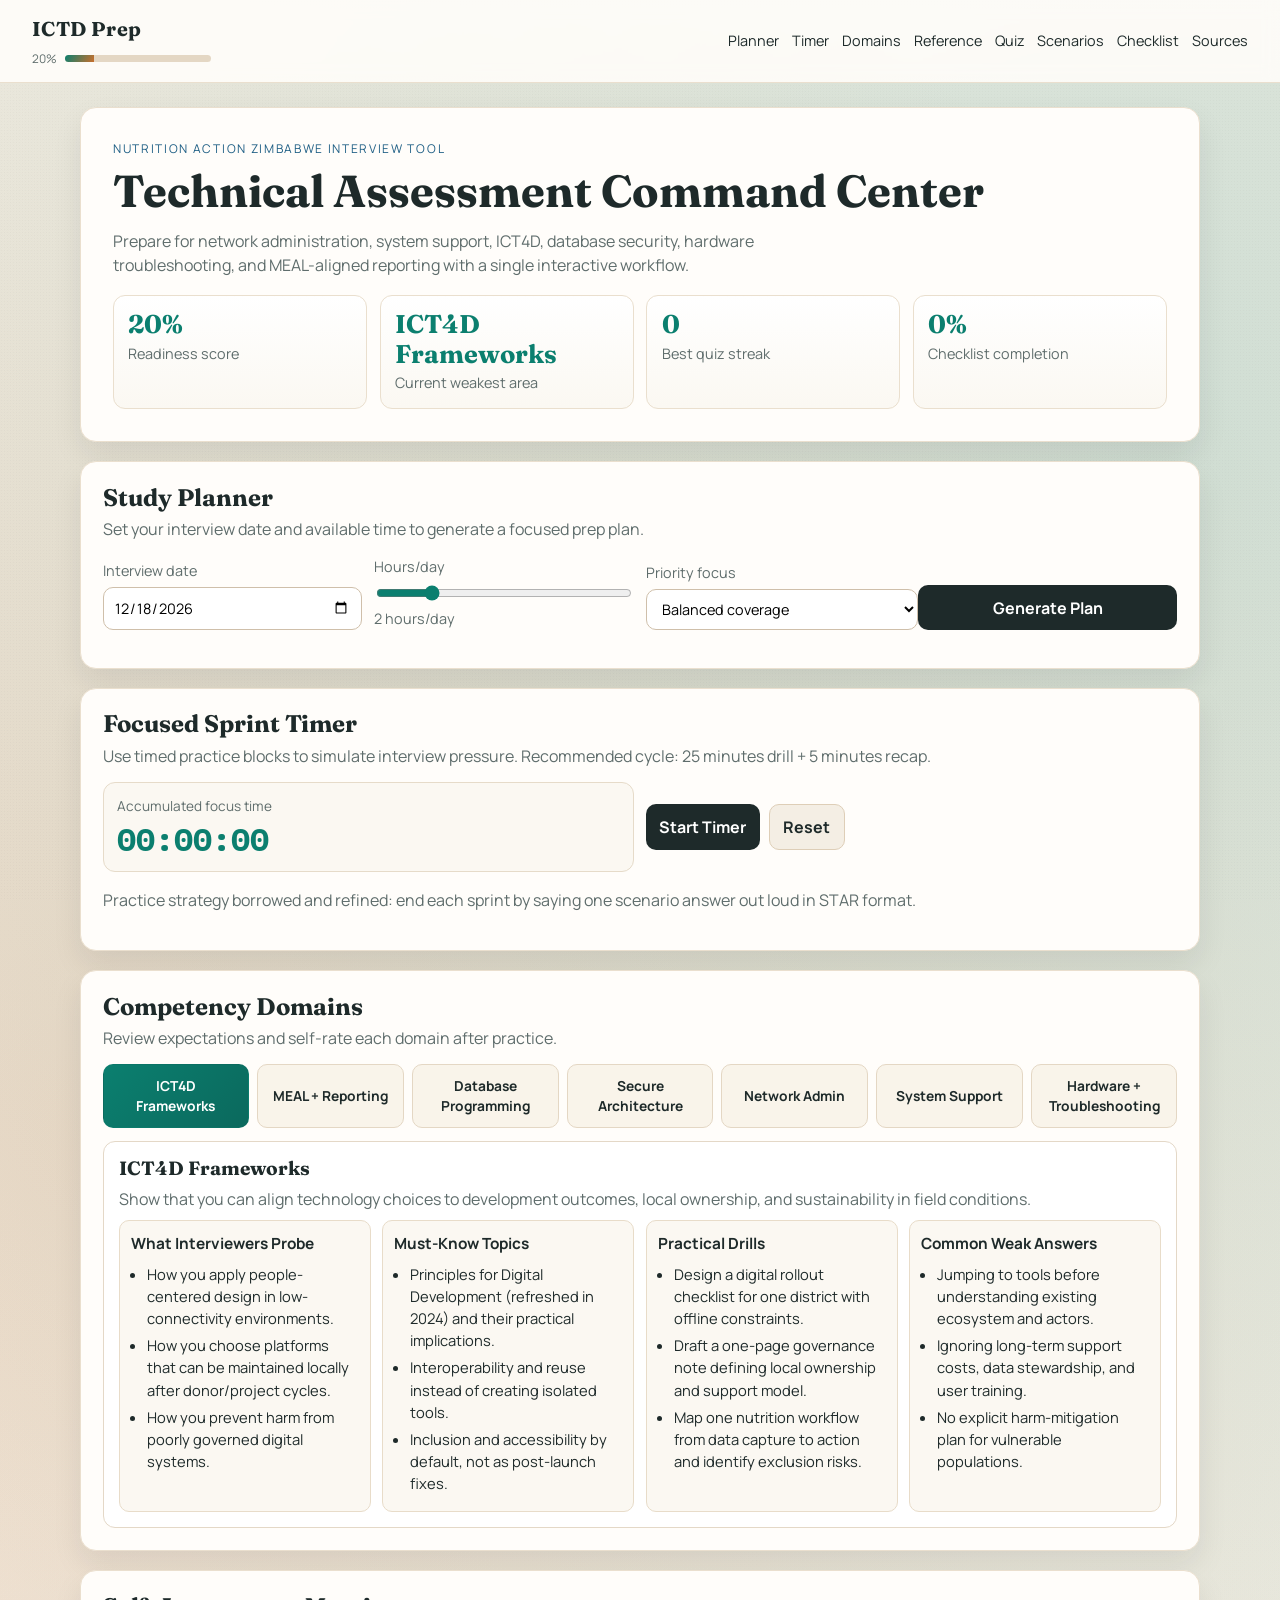
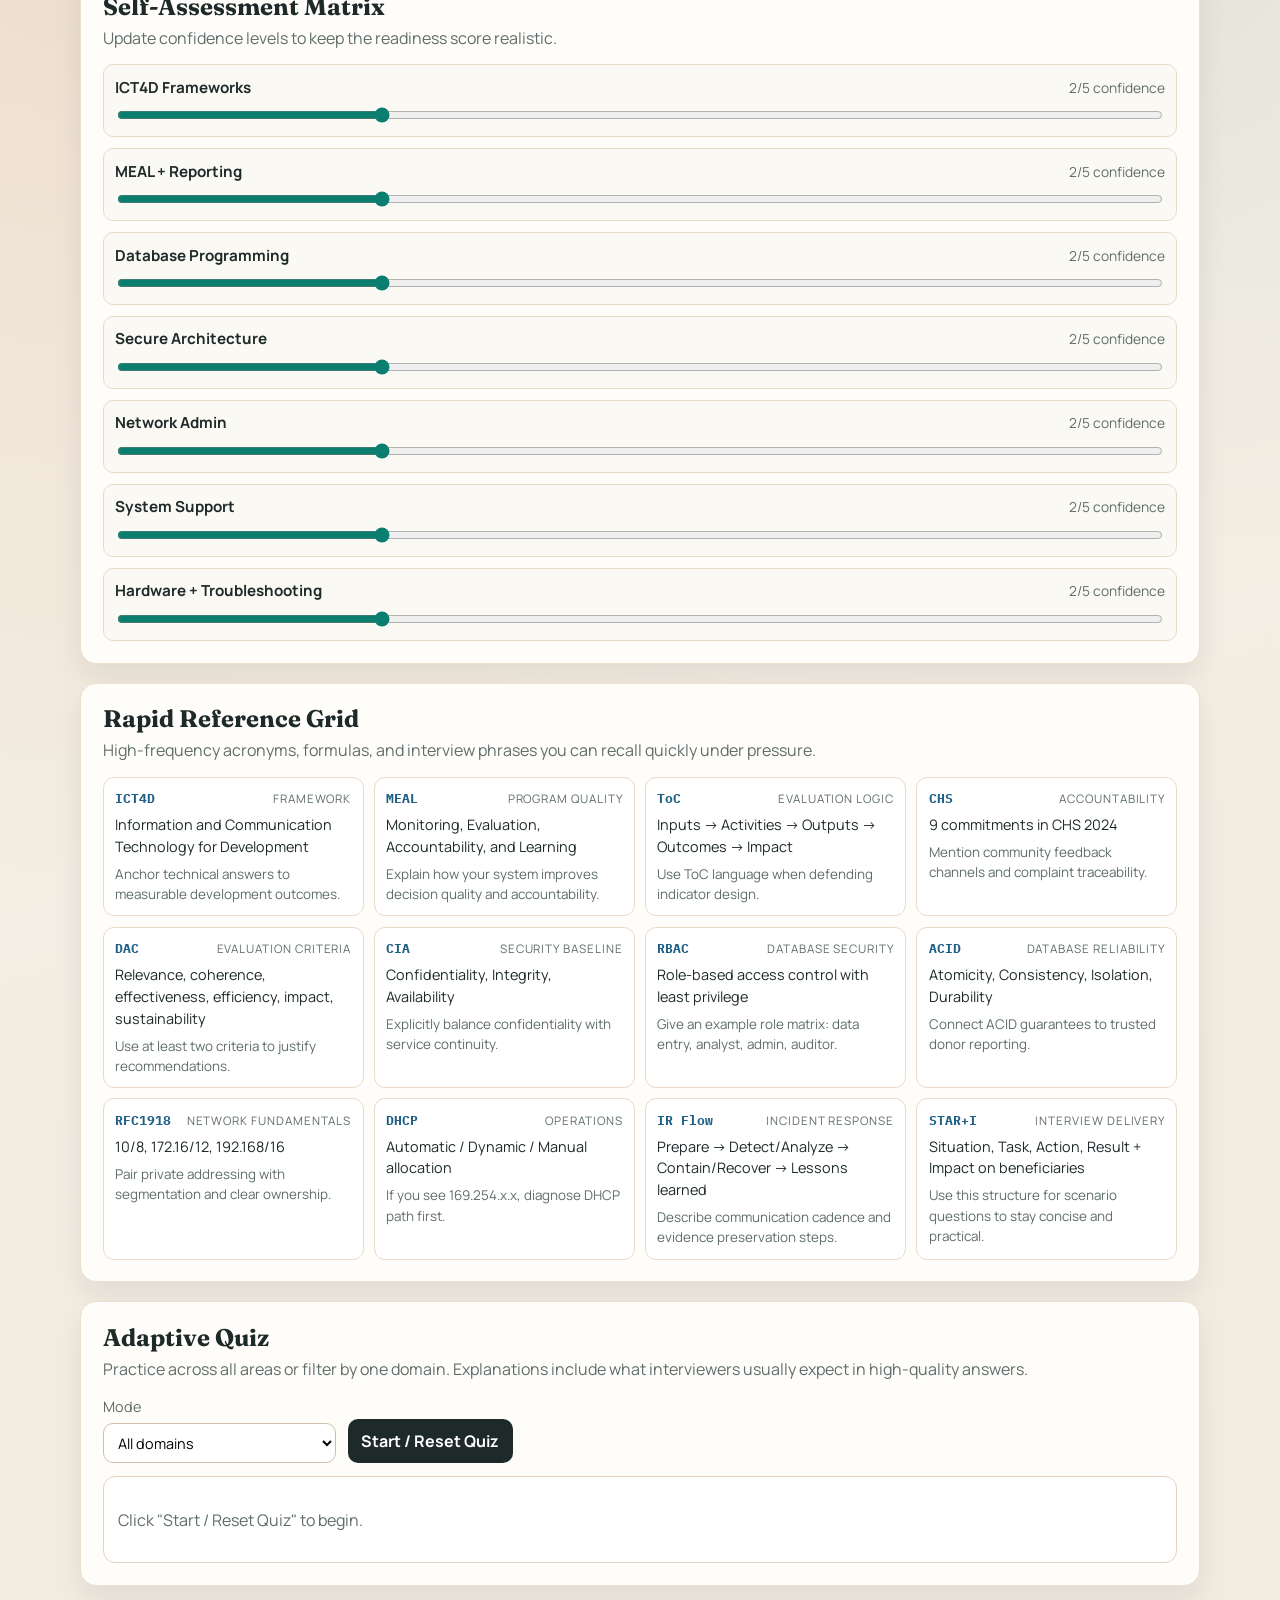
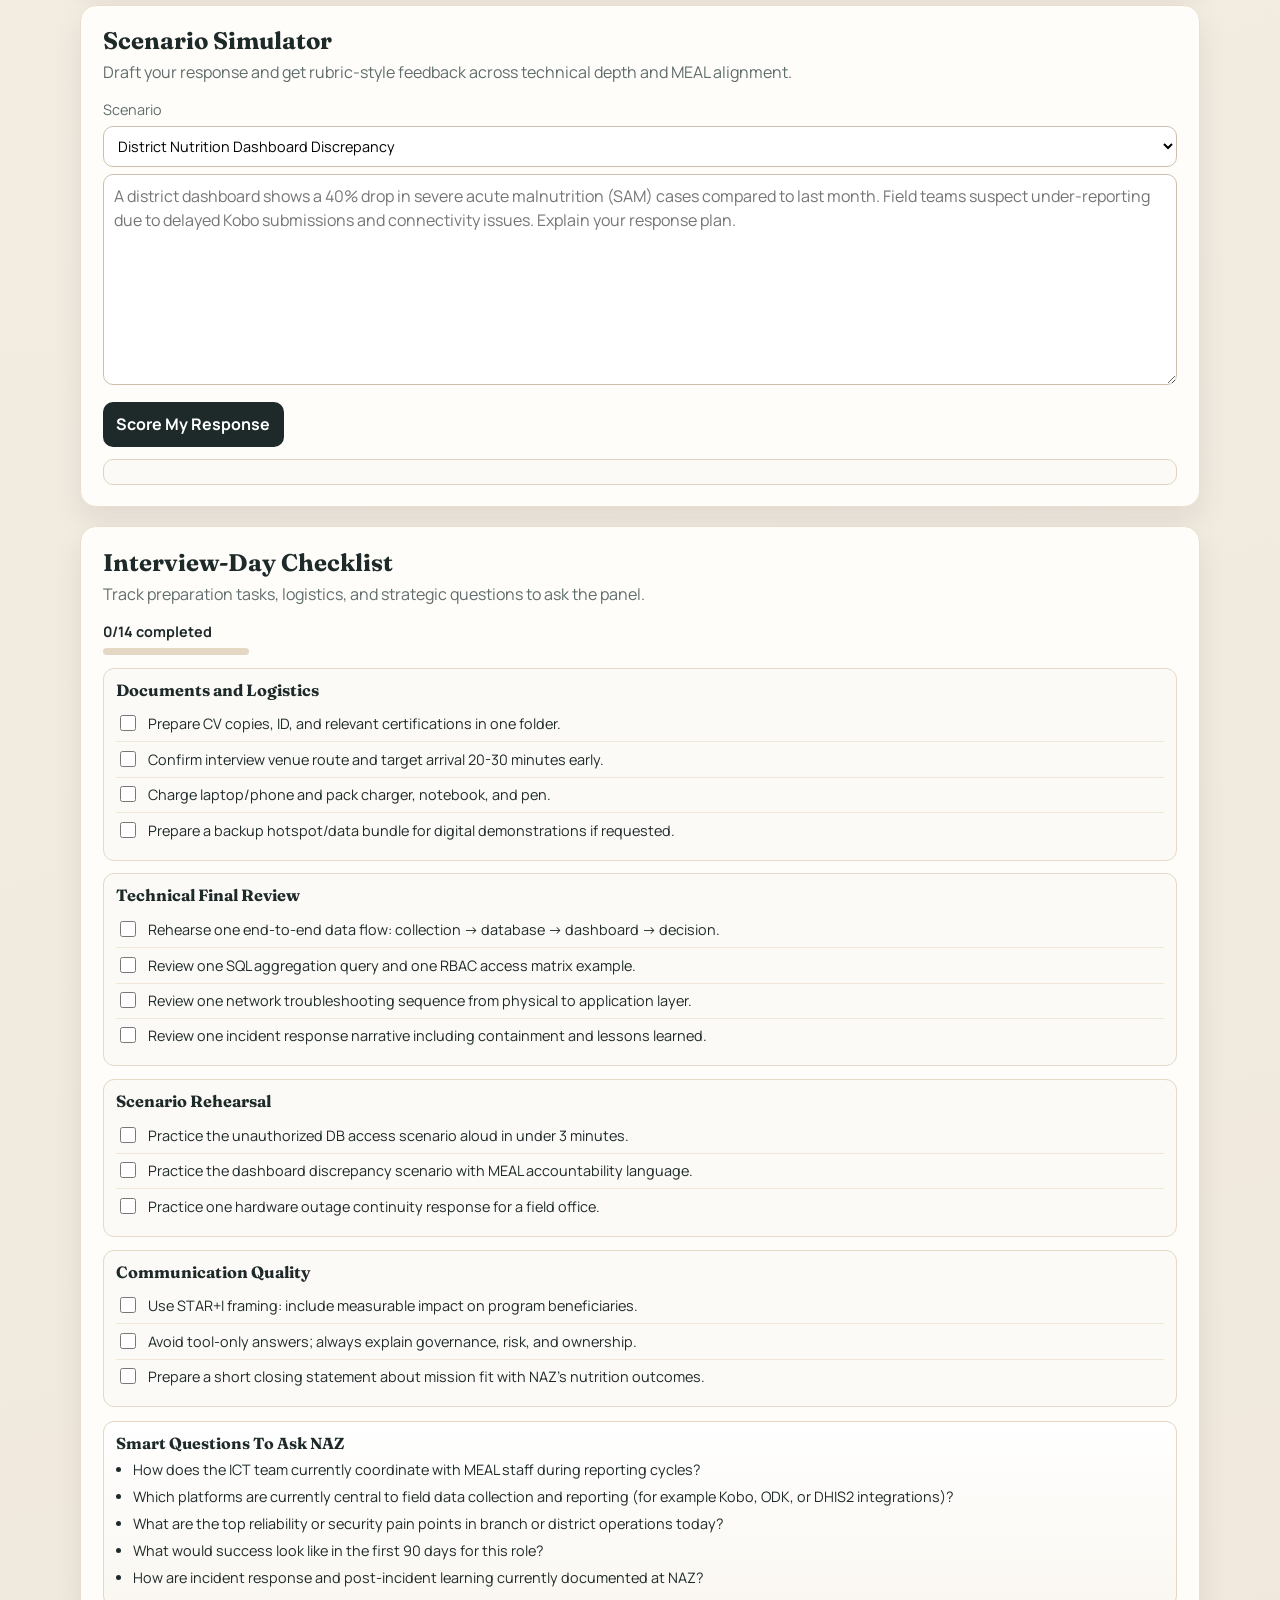
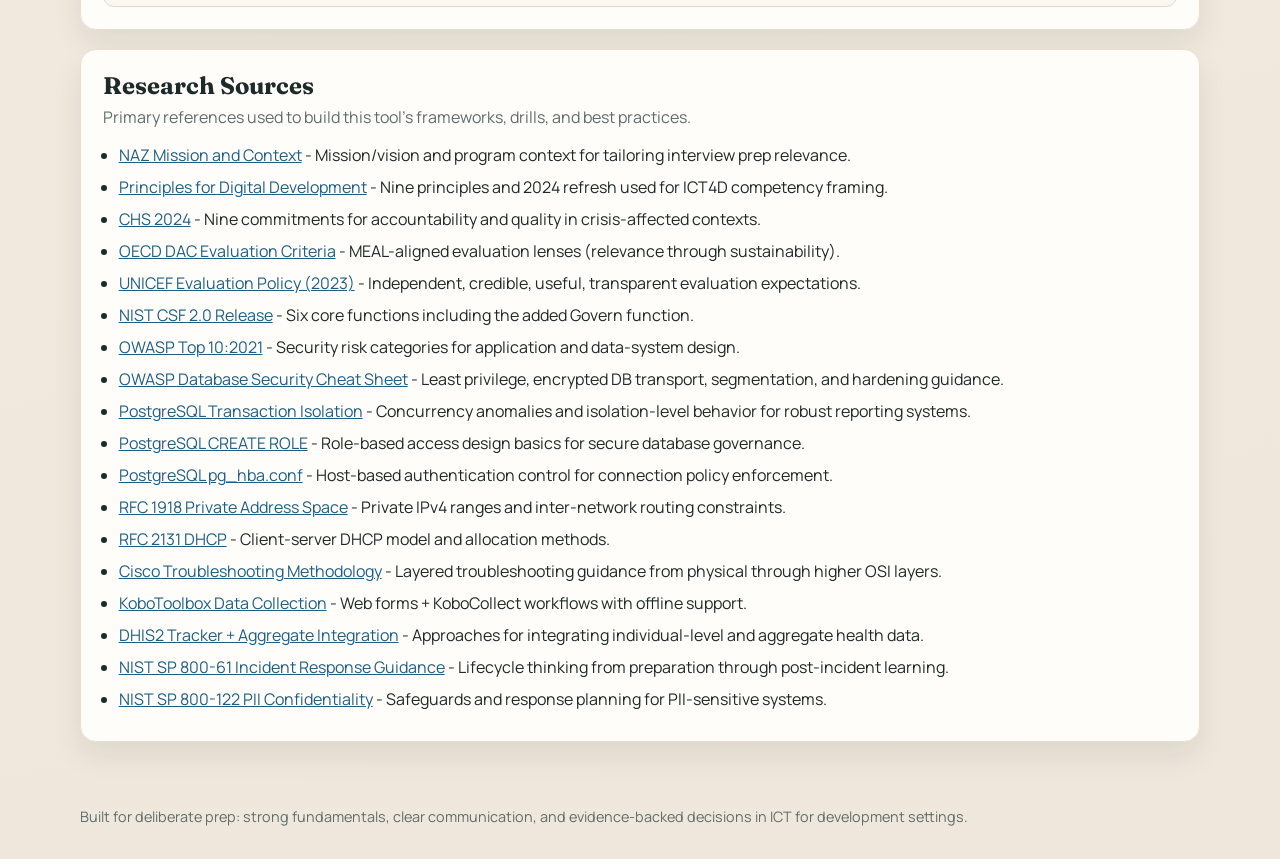
<file: index.html>
<!DOCTYPE html>
<html lang="en">
  <head>
    <meta charset="UTF-8" />
    <meta name="viewport" content="width=device-width, initial-scale=1.0" />
    <title>ICTD Interview Prep Command Center</title>
    <link rel="preconnect" href="https://fonts.googleapis.com" />
    <link rel="preconnect" href="https://fonts.gstatic.com" crossorigin />
    <link
      href="https://fonts.googleapis.com/css2?family=Fraunces:opsz,wght@9..144,500;9..144,700&family=IBM+Plex+Mono:wght@400;500&family=Manrope:wght@400;500;700&display=swap"
      rel="stylesheet"
    />
    <link rel="stylesheet" href="styles.css" />
  </head>
  <body>
    <div class="grain" aria-hidden="true"></div>
    <header class="topbar">
      <div class="brand-wrap">
        <div class="brand">ICTD Prep</div>
        <div class="header-progress" aria-label="Overall preparation progress">
          <span id="overallProgressLabel">0%</span>
          <div class="progress-track">
            <div class="progress-fill" id="overallProgressBar"></div>
          </div>
        </div>
      </div>
      <nav aria-label="Main navigation">
        <a href="#planner">Planner</a>
        <a href="#sprint">Timer</a>
        <a href="#domains">Domains</a>
        <a href="#reference">Reference</a>
        <a href="#quiz">Quiz</a>
        <a href="#scenario">Scenarios</a>
        <a href="#checklist">Checklist</a>
        <a href="#sources">Sources</a>
      </nav>
    </header>

    <main>
      <section class="hero reveal" id="home">
        <p class="eyebrow">Nutrition Action Zimbabwe Interview Tool</p>
        <h1>Technical Assessment Command Center</h1>
        <p class="lede">
          Prepare for network administration, system support, ICT4D, database security,
          hardware troubleshooting, and MEAL-aligned reporting with a single interactive
          workflow.
        </p>
        <div class="hero-metrics">
          <article>
            <h2 id="readinessPercent">0%</h2>
            <p>Readiness score</p>
          </article>
          <article>
            <h2 id="weakestDomain">-</h2>
            <p>Current weakest area</p>
          </article>
          <article>
            <h2 id="quizBest">0</h2>
            <p>Best quiz streak</p>
          </article>
          <article>
            <h2 id="checklistDone">0%</h2>
            <p>Checklist completion</p>
          </article>
        </div>
      </section>

      <section class="panel reveal" id="planner">
        <div class="panel-head">
          <h2>Study Planner</h2>
          <p>Set your interview date and available time to generate a focused prep plan.</p>
        </div>
        <div class="planner-grid">
          <label>
            Interview date
            <input type="date" id="interviewDate" />
          </label>
          <label>
            Hours/day
            <input type="range" min="1" max="6" value="2" id="hoursPerDay" />
            <span id="hoursPerDayValue">2 hours/day</span>
          </label>
          <label>
            Priority focus
            <select id="priorityFocus">
              <option value="balanced">Balanced coverage</option>
              <option value="database">Database and secure architecture</option>
              <option value="network">Network and system support</option>
              <option value="meal">MEAL and data reporting</option>
            </select>
          </label>
          <button id="generatePlan">Generate Plan</button>
        </div>
        <ol id="studyPlan" class="study-plan"></ol>
      </section>

      <section class="panel reveal" id="sprint">
        <div class="panel-head">
          <h2>Focused Sprint Timer</h2>
          <p>
            Use timed practice blocks to simulate interview pressure. Recommended cycle: 25 minutes drill + 5 minutes recap.
          </p>
        </div>
        <div class="timer-grid">
          <article class="timer-card">
            <p class="timer-label">Accumulated focus time</p>
            <h3 id="timerDisplay">00:00:00</h3>
          </article>
          <div class="timer-controls">
            <button id="toggleTimer">Start Timer</button>
            <button id="resetTimer" class="ghost-btn">Reset</button>
          </div>
        </div>
        <p class="muted">Practice strategy borrowed and refined: end each sprint by saying one scenario answer out loud in STAR format.</p>
      </section>

      <section class="panel reveal" id="domains">
        <div class="panel-head">
          <h2>Competency Domains</h2>
          <p>Review expectations and self-rate each domain after practice.</p>
        </div>
        <div class="domain-tabs" id="domainTabs"></div>
        <article class="domain-detail" id="domainDetail"></article>
      </section>

      <section class="panel reveal" id="skills">
        <div class="panel-head">
          <h2>Self-Assessment Matrix</h2>
          <p>Update confidence levels to keep the readiness score realistic.</p>
        </div>
        <div id="skillMatrix" class="skill-matrix"></div>
      </section>

      <section class="panel reveal" id="reference">
        <div class="panel-head">
          <h2>Rapid Reference Grid</h2>
          <p>High-frequency acronyms, formulas, and interview phrases you can recall quickly under pressure.</p>
        </div>
        <div id="referenceGrid" class="reference-grid"></div>
      </section>

      <section class="panel reveal" id="quiz">
        <div class="panel-head">
          <h2>Adaptive Quiz</h2>
          <p>
            Practice across all areas or filter by one domain. Explanations include what interviewers
            usually expect in high-quality answers.
          </p>
        </div>
        <div class="quiz-controls">
          <label>
            Mode
            <select id="quizDomainSelect"></select>
          </label>
          <button id="startQuiz">Start / Reset Quiz</button>
        </div>
        <div class="quiz-box" id="quizBox">
          <p class="muted">Click "Start / Reset Quiz" to begin.</p>
        </div>
      </section>

      <section class="panel reveal" id="scenario">
        <div class="panel-head">
          <h2>Scenario Simulator</h2>
          <p>Draft your response and get rubric-style feedback across technical depth and MEAL alignment.</p>
        </div>
        <label>
          Scenario
          <select id="scenarioSelect"></select>
        </label>
        <textarea
          id="scenarioResponse"
          rows="8"
          placeholder="Write how you would diagnose, secure, and report the issue..."
        ></textarea>
        <button id="scoreScenario">Score My Response</button>
        <div id="scenarioFeedback" class="scenario-feedback"></div>
      </section>

      <section class="panel reveal" id="checklist">
        <div class="panel-head">
          <h2>Interview-Day Checklist</h2>
          <p>Track preparation tasks, logistics, and strategic questions to ask the panel.</p>
        </div>
        <div class="check-progress">
          <strong id="checkProgressLabel">0/0 completed</strong>
          <div class="progress-track">
            <div class="progress-fill" id="checkProgressBar"></div>
          </div>
        </div>
        <div id="checklistGroups" class="checklist-groups"></div>
        <article class="question-pack">
          <h3>Smart Questions To Ask NAZ</h3>
          <ul id="interviewerQuestions"></ul>
        </article>
      </section>

      <section class="panel reveal" id="sources">
        <div class="panel-head">
          <h2>Research Sources</h2>
          <p>Primary references used to build this tool's frameworks, drills, and best practices.</p>
        </div>
        <ul id="sourceList" class="sources"></ul>
      </section>
    </main>

    <footer>
      <p>
        Built for deliberate prep: strong fundamentals, clear communication, and evidence-backed
        decisions in ICT for development settings.
      </p>
    </footer>

    <script src="app.js"></script>
  </body>
</html>
</file>
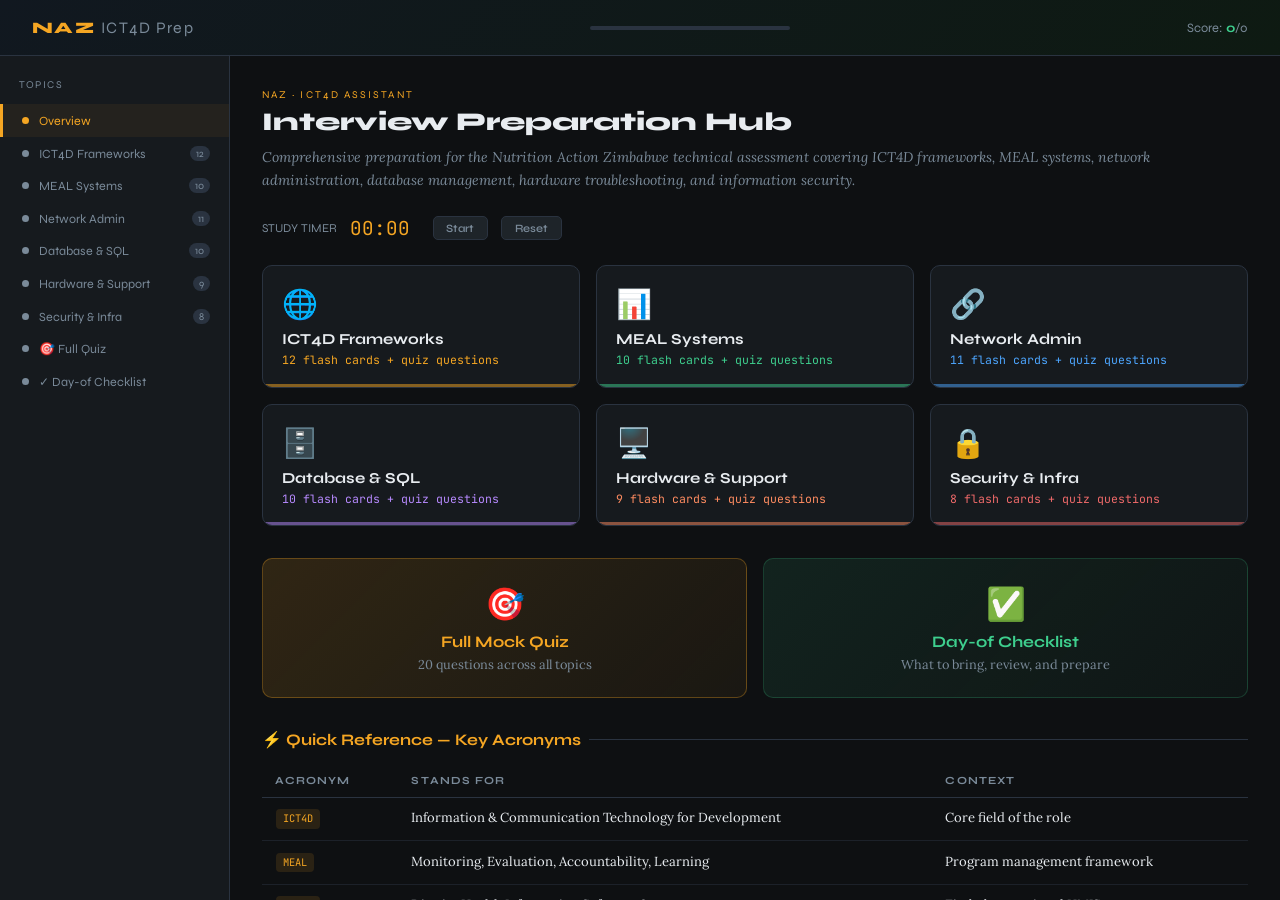
<file: naz-ictd-prep.html>
<!DOCTYPE html>
<html lang="en">
<head>
<meta charset="UTF-8"/>
<meta name="viewport" content="width=device-width, initial-scale=1.0"/>
<title>NAZ ICT4D Interview Prep</title>
<link href="https://fonts.googleapis.com/css2?family=Syne:wght@400;600;700;800&family=JetBrains+Mono:wght@400;500&family=Lora:ital,wght@0,400;0,600;1,400&display=swap" rel="stylesheet"/>
<style>
:root {
  --bg: #0e1012;
  --surface: #161a1e;
  --surface2: #1e2429;
  --border: #2a3340;
  --amber: #f5a623;
  --amber-dim: #c07d10;
  --green: #3ecf8e;
  --red: #f06a6a;
  --blue: #4da6ff;
  --text: #e8ecf0;
  --muted: #7a8a99;
  --accent: #f5a623;
}
*, *::before, *::after { box-sizing: border-box; margin: 0; padding: 0; }
html { scroll-behavior: smooth; }
body {
  font-family: 'Lora', serif;
  background: var(--bg);
  color: var(--text);
  min-height: 100vh;
  overflow-x: hidden;
}
/* ─── HEADER ─── */
header {
  background: linear-gradient(135deg, #111820 0%, #0e1a12 100%);
  border-bottom: 1px solid var(--border);
  padding: 0 2rem;
  position: sticky; top: 0; z-index: 100;
  display: flex; align-items: center; justify-content: space-between;
  height: 56px;
}
.logo { font-family: 'Syne', sans-serif; font-weight: 800; font-size: 1rem; letter-spacing: .08em; color: var(--amber); }
.logo span { color: var(--muted); font-weight: 400; }
.progress-bar-wrap { flex: 1; max-width: 200px; height: 4px; background: var(--border); border-radius: 2px; margin: 0 1.5rem; }
.progress-bar-fill { height: 100%; background: var(--amber); border-radius: 2px; transition: width .4s ease; }
.header-score { font-family: 'Syne', sans-serif; font-size: .8rem; color: var(--muted); }
.header-score strong { color: var(--green); }

/* ─── LAYOUT ─── */
.shell { display: flex; height: calc(100vh - 56px); }
.sidebar {
  width: 230px; min-width: 230px;
  background: var(--surface);
  border-right: 1px solid var(--border);
  overflow-y: auto;
  padding: 1rem 0;
}
.sidebar-title { font-family: 'Syne', sans-serif; font-size: .65rem; letter-spacing: .15em; color: var(--muted); padding: .4rem 1.2rem .8rem; text-transform: uppercase; }
.nav-item {
  display: flex; align-items: center; gap: .6rem;
  padding: .55rem 1.2rem; cursor: pointer; font-family: 'Syne', sans-serif; font-size: .78rem;
  color: var(--muted); border-left: 3px solid transparent; transition: all .2s;
}
.nav-item:hover { color: var(--text); background: var(--surface2); }
.nav-item.active { color: var(--amber); border-left-color: var(--amber); background: rgba(245,166,35,.06); }
.nav-dot { width: 7px; height: 7px; border-radius: 50%; background: currentColor; flex-shrink: 0; }
.nav-badge { margin-left: auto; font-size: .65rem; background: var(--border); padding: 1px 6px; border-radius: 10px; color: var(--muted); }
.nav-badge.done { background: rgba(62,207,142,.15); color: var(--green); }

/* ─── MAIN ─── */
.main { flex: 1; overflow-y: auto; padding: 2rem; }

/* ─── MODE TABS ─── */
.mode-tabs { display: flex; gap: .5rem; margin-bottom: 2rem; }
.mode-tab {
  font-family: 'Syne', sans-serif; font-size: .75rem; font-weight: 600;
  padding: .45rem 1rem; border-radius: 6px; cursor: pointer;
  border: 1px solid var(--border); background: var(--surface); color: var(--muted);
  transition: all .2s; letter-spacing: .04em;
}
.mode-tab.active { background: var(--amber); color: #000; border-color: var(--amber); }
.mode-tab:hover:not(.active) { border-color: var(--amber); color: var(--amber); }

/* ─── SECTION HEADER ─── */
.section-header { margin-bottom: 1.5rem; }
.section-label { font-family: 'Syne', sans-serif; font-size: .65rem; letter-spacing: .2em; color: var(--amber); text-transform: uppercase; margin-bottom: .4rem; }
.section-title { font-family: 'Syne', sans-serif; font-size: 1.6rem; font-weight: 800; line-height: 1.2; }
.section-desc { color: var(--muted); font-size: .88rem; margin-top: .5rem; line-height: 1.6; font-style: italic; }

/* ─── STUDY CARDS ─── */
.study-grid { display: grid; grid-template-columns: repeat(auto-fill, minmax(340px, 1fr)); gap: 1rem; }
.study-card {
  background: var(--surface); border: 1px solid var(--border); border-radius: 10px;
  padding: 1.2rem; cursor: pointer; transition: all .25s;
  position: relative; overflow: hidden;
}
.study-card::before { content: ''; position: absolute; top: 0; left: 0; right: 0; height: 3px; background: var(--amber); transform: scaleX(0); transform-origin: left; transition: transform .25s; }
.study-card:hover { border-color: var(--amber-dim); transform: translateY(-2px); box-shadow: 0 8px 24px rgba(0,0,0,.4); }
.study-card:hover::before { transform: scaleX(1); }
.card-tag { font-family: 'JetBrains Mono', monospace; font-size: .65rem; color: var(--amber); margin-bottom: .6rem; letter-spacing: .08em; }
.card-q { font-family: 'Syne', sans-serif; font-weight: 600; font-size: .9rem; line-height: 1.4; margin-bottom: .7rem; }
.card-a { font-size: .83rem; color: var(--muted); line-height: 1.6; display: none; }
.card-a.visible { display: block; color: var(--text); }
.card-reveal { font-family: 'Syne', sans-serif; font-size: .7rem; color: var(--amber); margin-top: .8rem; letter-spacing: .06em; }

/* ─── QUIZ MODE ─── */
.quiz-wrap { max-width: 680px; margin: 0 auto; }
.quiz-card {
  background: var(--surface); border: 1px solid var(--border); border-radius: 14px;
  padding: 2rem; margin-bottom: 1.5rem; position: relative;
}
.quiz-meta { display: flex; justify-content: space-between; margin-bottom: 1.2rem; }
.quiz-counter { font-family: 'JetBrains Mono', monospace; font-size: .75rem; color: var(--muted); }
.quiz-category { font-family: 'JetBrains Mono', monospace; font-size: .7rem; color: var(--amber); }
.quiz-q { font-family: 'Syne', sans-serif; font-size: 1.1rem; font-weight: 700; line-height: 1.5; margin-bottom: 1.5rem; }
.options { display: grid; gap: .6rem; }
.option {
  padding: .75rem 1rem; border-radius: 8px;
  border: 1.5px solid var(--border); background: var(--surface2);
  font-size: .88rem; cursor: pointer; transition: all .2s;
  font-family: 'Lora', serif;
}
.option:hover:not(.locked) { border-color: var(--amber); background: rgba(245,166,35,.07); }
.option.correct { border-color: var(--green); background: rgba(62,207,142,.12); color: var(--green); }
.option.wrong { border-color: var(--red); background: rgba(240,106,106,.1); color: var(--red); }
.option.locked { cursor: default; }
.explanation { margin-top: 1.2rem; padding: 1rem; background: var(--surface2); border-radius: 8px; border-left: 3px solid var(--blue); font-size: .85rem; line-height: 1.65; display: none; }
.explanation.visible { display: block; }
.explanation strong { color: var(--blue); font-family: 'Syne', sans-serif; font-size: .7rem; letter-spacing: .08em; display: block; margin-bottom: .3rem; }
.quiz-nav { display: flex; gap: .8rem; justify-content: flex-end; margin-top: 1rem; }
.btn {
  font-family: 'Syne', sans-serif; font-size: .78rem; font-weight: 700; letter-spacing: .06em;
  padding: .55rem 1.3rem; border-radius: 7px; cursor: pointer; border: none; transition: all .2s;
}
.btn-primary { background: var(--amber); color: #000; }
.btn-primary:hover { background: #ffb93a; }
.btn-outline { background: transparent; color: var(--muted); border: 1px solid var(--border); }
.btn-outline:hover { border-color: var(--amber); color: var(--amber); }

/* ─── SCORE PANEL ─── */
.score-panel { text-align: center; padding: 3rem 1rem; }
.score-circle { width: 120px; height: 120px; border-radius: 50%; border: 4px solid var(--amber); display: flex; flex-direction: column; align-items: center; justify-content: center; margin: 0 auto 1.5rem; background: rgba(245,166,35,.06); }
.score-num { font-family: 'Syne', sans-serif; font-size: 2rem; font-weight: 800; color: var(--amber); }
.score-denom { font-family: 'Syne', sans-serif; font-size: .75rem; color: var(--muted); }
.score-msg { font-size: 1rem; color: var(--muted); margin-bottom: 1.5rem; }

/* ─── CHEATSHEET ─── */
.cheat-section { margin-bottom: 2.5rem; }
.cheat-heading { font-family: 'Syne', sans-serif; font-weight: 700; font-size: 1rem; color: var(--amber); margin-bottom: 1rem; display: flex; align-items: center; gap: .5rem; }
.cheat-heading::after { content: ''; flex: 1; height: 1px; background: var(--border); }
.cheat-table { width: 100%; border-collapse: collapse; font-size: .82rem; }
.cheat-table th { font-family: 'Syne', sans-serif; font-size: .68rem; letter-spacing: .1em; color: var(--muted); text-transform: uppercase; padding: .6rem .8rem; border-bottom: 1px solid var(--border); text-align: left; }
.cheat-table td { padding: .65rem .8rem; border-bottom: 1px solid rgba(42,51,64,.5); vertical-align: top; line-height: 1.5; }
.cheat-table tr:hover td { background: var(--surface2); }
.tag { display: inline-block; font-family: 'JetBrains Mono', monospace; font-size: .65rem; padding: 2px 7px; border-radius: 4px; background: rgba(245,166,35,.12); color: var(--amber); margin: 1px; }
.tag.blue { background: rgba(77,166,255,.12); color: var(--blue); }
.tag.green { background: rgba(62,207,142,.12); color: var(--green); }
.tag.red { background: rgba(240,106,106,.12); color: var(--red); }

/* ─── TIMER ─── */
.timer-row { display: flex; align-items: center; gap: .8rem; margin-bottom: 1.5rem; }
.timer-display { font-family: 'JetBrains Mono', monospace; font-size: 1.2rem; color: var(--amber); min-width: 70px; }
.timer-btn { font-family: 'Syne', sans-serif; font-size: .7rem; font-weight: 600; padding: .3rem .8rem; border-radius: 5px; cursor: pointer; background: var(--surface2); border: 1px solid var(--border); color: var(--muted); transition: all .2s; }
.timer-btn:hover { border-color: var(--amber); color: var(--amber); }

/* ─── ACCORDION ─── */
.accordion { border: 1px solid var(--border); border-radius: 10px; overflow: hidden; margin-bottom: .8rem; }
.accordion-head { padding: 1rem 1.2rem; cursor: pointer; font-family: 'Syne', sans-serif; font-size: .88rem; font-weight: 600; display: flex; justify-content: space-between; align-items: center; background: var(--surface); transition: background .2s; }
.accordion-head:hover { background: var(--surface2); }
.accordion-arrow { color: var(--amber); font-size: 1rem; transition: transform .2s; }
.accordion-body { padding: 0 1.2rem; max-height: 0; overflow: hidden; transition: max-height .35s ease, padding .2s; }
.accordion-body.open { padding: 0 1.2rem 1.2rem; max-height: 1000px; }
.accordion-body p, .accordion-body li { font-size: .85rem; line-height: 1.7; color: var(--muted); margin-bottom: .4rem; }
.accordion-body li { margin-left: 1.2rem; }
.accordion-body strong { color: var(--text); }
.accordion-body code { font-family: 'JetBrains Mono', monospace; font-size: .8rem; background: var(--surface2); padding: 1px 5px; border-radius: 3px; color: var(--blue); }

/* ─── CHECKLIST ─── */
.checklist { list-style: none; }
.checklist li { display: flex; align-items: flex-start; gap: .7rem; padding: .55rem 0; border-bottom: 1px solid rgba(42,51,64,.4); font-size: .85rem; line-height: 1.5; }
.checklist input[type=checkbox] { width: 16px; height: 16px; margin-top: 2px; cursor: pointer; accent-color: var(--amber); flex-shrink: 0; }
.checklist li.checked span { text-decoration: line-through; color: var(--muted); }

/* ─── SCROLLBAR ─── */
::-webkit-scrollbar { width: 4px; }
::-webkit-scrollbar-track { background: var(--surface); }
::-webkit-scrollbar-thumb { background: var(--border); border-radius: 2px; }

/* ─── HIDDEN ─── */
.hidden { display: none !important; }

/* ─── RESPONSIVE ─── */
@media (max-width: 680px) {
  .sidebar { width: 0; min-width: 0; overflow: hidden; }
  .study-grid { grid-template-columns: 1fr; }
}
</style>
</head>
<body>

<header>
  <div class="logo">NAZ <span>ICT4D Prep</span></div>
  <div class="progress-bar-wrap"><div class="progress-bar-fill" id="globalProgress" style="width:0%"></div></div>
  <div class="header-score">Score: <strong id="globalScore">0</strong>/<span id="globalTotal">0</span></div>
</header>

<div class="shell">
  <!-- SIDEBAR -->
  <nav class="sidebar">
    <div class="sidebar-title">Topics</div>
    <div class="nav-item active" data-section="overview" onclick="switchSection('overview')">
      <span class="nav-dot"></span> Overview
    </div>
    <div class="nav-item" data-section="ict4d" onclick="switchSection('ict4d')">
      <span class="nav-dot"></span> ICT4D Frameworks <span class="nav-badge" id="badge-ict4d">12</span>
    </div>
    <div class="nav-item" data-section="meal" onclick="switchSection('meal')">
      <span class="nav-dot"></span> MEAL Systems <span class="nav-badge" id="badge-meal">10</span>
    </div>
    <div class="nav-item" data-section="network" onclick="switchSection('network')">
      <span class="nav-dot"></span> Network Admin <span class="nav-badge" id="badge-network">11</span>
    </div>
    <div class="nav-item" data-section="database" onclick="switchSection('database')">
      <span class="nav-dot"></span> Database & SQL <span class="nav-badge" id="badge-database">10</span>
    </div>
    <div class="nav-item" data-section="hardware" onclick="switchSection('hardware')">
      <span class="nav-dot"></span> Hardware & Support <span class="nav-badge" id="badge-hardware">9</span>
    </div>
    <div class="nav-item" data-section="security" onclick="switchSection('security')">
      <span class="nav-dot"></span> Security & Infra <span class="nav-badge" id="badge-security">8</span>
    </div>
    <div class="nav-item" data-section="quiz" onclick="switchSection('quiz')">
      <span class="nav-dot"></span> 🎯 Full Quiz
    </div>
    <div class="nav-item" data-section="checklist" onclick="switchSection('checklist')">
      <span class="nav-dot"></span> ✓ Day-of Checklist
    </div>
  </nav>

  <!-- MAIN CONTENT -->
  <main class="main" id="mainContent">
    <!-- Sections injected by JS -->
  </main>
</div>

<script>
// ═══════════════════════════════════════════════════════════
// DATA
// ═══════════════════════════════════════════════════════════

const DATA = {
  ict4d: {
    title: "ICT4D Frameworks",
    label: "ICT for Development",
    desc: "Core theories, digital development principles, and deployment models used in humanitarian & NGO contexts.",
    flashcards: [
      { tag: "Definition", q: "What does ICT4D stand for and what is its core goal?", a: "Information and Communication Technology for Development. Its core goal is to leverage digital tools—mobile platforms, databases, internet connectivity, and hardware—to advance human development objectives: reducing poverty, improving health outcomes, enhancing education, and enabling community empowerment in low-resource environments." },
      { tag: "Framework", q: "Name three dominant ICT4D implementation frameworks and their key distinction.", a: "1. Principles for Digital Development (9 principles by USAID/UN) — guidelines for responsible digital programming. 2. OECD DAC Digital Framework — focuses on policy coherence. 3. Digital Square's Global Goods Framework — classifies and evaluates reusable digital health tools. Key distinction: Principles are normative; Digital Square is evaluative; OECD focuses on governance." },
      { tag: "Principle", q: "What are the 9 Principles for Digital Development?", a: "1. Design with the user. 2. Understand the existing ecosystem. 3. Design for scale. 4. Build for sustainability. 5. Be data-driven. 6. Use open standards, open data, open source. 7. Reuse and improve. 8. Address privacy & security. 9. Be collaborative." },
      { tag: "Tool", q: "What is KoboToolbox and why is it preferred in NGO field data collection?", a: "KoboToolbox is an open-source mobile data collection platform built on ODK (Open Data Kit). It is preferred because it works offline in field conditions with poor connectivity, supports ODK/XLSForm standards, enables GPS tracking of survey points, and offers free server hosting for humanitarian organizations. Critical for nutrition surveys." },
      { tag: "Tool", q: "Distinguish between ODK Collect, KoboToolbox, and CommCare.", a: "ODK Collect: Android app, pure open-source, requires own server. KoboToolbox: ODK-based with a hosted web interface, form builder, and dashboard — preferred by UNHCR/WFP. CommCare: more robust for case management and longitudinal tracking (health worker follow-up); paid tiers. All three support offline data capture." },
      { tag: "Concept", q: "What is the 'last mile' problem in ICT4D and how is it typically addressed?", a: "The last mile refers to the challenge of extending ICT services to the most remote, underserved communities where infrastructure (power, internet, roads) is weakest. Solutions include: offline-first mobile apps, solar-powered devices, SMS-based data collection (e.g. RapidSMS, FrontlineSMS), and community health worker device kits." },
      { tag: "NAZ Context", q: "How would ICT4D tools support a Nutrition Action Zimbabwe field program?", a: "Mobile data collection (KoboToolbox/ODK) for anthropometric measurements (MUAC, weight-for-height). GPS-tagged household surveys. Offline-capable tablet distribution to community volunteers. Data aggregation to a central database for MEAL dashboards. SMS alerts for severe acute malnutrition (SAM) case escalation." },
      { tag: "Framework", q: "What is DHIS2 and why is it significant for nutrition programs in Zimbabwe?", a: "District Health Information Software 2 is an open-source health management information system (HMIS) used by the Zimbabwe Ministry of Health. It aggregates facility-level data, tracks health indicators, and generates reports. NAZ programs likely integrate with DHIS2 for national nutrition indicator reporting and government alignment." },
      { tag: "Concept", q: "Explain 'human-centered design' in the context of ICT4D deployments.", a: "Human-centered design (HCD) means building technology systems around the actual workflows, literacy levels, languages, and constraints of the end users — often community health workers or program beneficiaries. In ICT4D: low-literacy UI (icon-based), local language interfaces, minimal data entry steps, and field-testing prototypes with real users before full deployment." },
      { tag: "Standard", q: "What are open standards in ICT4D and why do they matter?", a: "Open standards are publicly documented technical specifications (e.g. HL7 FHIR for health data, ODK XForms for surveys) that enable interoperability between systems from different vendors or organizations. They prevent vendor lock-in, allow data portability, and enable cost-effective integration between program tools and government HMIS." },
      { tag: "Scale", q: "What factors determine whether an ICT4D solution can scale?", a: "Technical: modular architecture, API-first design, open standards. Organizational: local capacity for maintenance, low dependency on external vendors. Financial: sustainable cost model (e.g. open-source tools). Social: community buy-in and behavior change. Policy: government alignment and regulatory compliance." },
      { tag: "Zimbabwe", q: "Name key ICT infrastructure challenges specific to Zimbabwe that affect NGO digital programs.", a: "Intermittent power supply (ZESA load-shedding) requiring UPS/solar backup. Limited broadband in rural areas — reliance on mobile data (Econet/NetOne/Telecel). High device theft risk requiring MDM solutions. Low digital literacy among community-level users. Currency volatility affecting procurement of ICT equipment." },
    ],
    quiz: []
  },

  meal: {
    title: "MEAL Systems & IT Integration",
    label: "Monitoring · Evaluation · Accountability · Learning",
    desc: "How IT infrastructure and secure database architectures underpin robust MEAL reporting for nutrition programs.",
    flashcards: [
      { tag: "Definition", q: "Define MEAL and explain each component.", a: "Monitoring: continuous tracking of program inputs, activities, outputs, and outcomes against targets. Evaluation: periodic, rigorous assessment of program effectiveness, relevance, efficiency, impact, and sustainability. Accountability: mechanisms for beneficiaries and stakeholders to provide feedback and access information about program performance. Learning: systematic capture and application of lessons to improve program quality and inform strategy." },
      { tag: "IT Role", q: "How does IT infrastructure directly support MEAL systems?", a: "1. Data collection infrastructure (tablets, mobile apps, ODK servers). 2. Database design (structured storage of indicators, beneficiary data). 3. Data pipelines (ETL processes from field tools to central dashboards). 4. Reporting tools (Power BI, DHIS2, Tableau). 5. Network connectivity for real-time data sync. 6. Security controls for sensitive beneficiary data. 7. Backup systems ensuring data integrity." },
      { tag:"Theory of Change", q: "What is a Theory of Change (ToC) and how does it relate to MEAL indicator selection?", a: "A Theory of Change is a causal logic model showing how program inputs and activities lead to outputs, outcomes, and long-term impact. MEAL indicators are selected at each link: output indicators (e.g. # children screened), outcome indicators (e.g. % SAM cases resolved), impact indicators (e.g. change in stunting rates). The IT system must capture data mapped to each ToC level." },
      { tag: "Tool", q: "What database/software tools are commonly used for MEAL data management in nutrition NGOs?", a: "Data collection: KoboToolbox, ODK, CommCare. Database: MySQL, PostgreSQL, MS Access (small offices). Analysis: Excel/SPSS/R/Stata. Visualization: Power BI, DHIS2 dashboards, Google Data Studio. Case management: Salesforce NPO, Activity Info. Integration: REST APIs connecting field tools to central databases." },
      { tag: "Security", q: "How do you ensure data privacy and protection for beneficiary data in a MEAL system?", a: "1. Anonymization/pseudonymization of beneficiary identifiers. 2. Role-based access control (RBAC) — field staff see only their areas. 3. Encryption at rest (AES-256) and in transit (TLS/SSL). 4. Consent forms for data collection (aligned with Zimbabwe Data Protection Act). 5. Secure data deletion policies. 6. Audit logs tracking who accessed what data and when." },
      { tag: "Indicator", q: "Distinguish between output, outcome, and impact indicators with nutrition examples.", a: "Output: # of children under 5 screened for malnutrition (immediate result of activity). Outcome: % of SAM cases successfully treated (medium-term change in beneficiaries). Impact: Reduction in district-level stunting rate over 5 years (long-term population change). IT systems must store historical data to calculate trends for outcome and impact." },
      { tag: "Accountability", q: "What is a Complaint and Feedback Mechanism (CFM) and how is it implemented technically?", a: "CFM is a structured system allowing beneficiaries to report concerns, provide feedback, or make complaints about program delivery. Technical implementation: SMS hotline (Twilio/Africa's Talking), toll-free call center, suggestion boxes with digital logging, WhatsApp feedback channel. Data feeds into a case management database (logged, tracked, resolved, reported)." },
      { tag: "Reporting", q: "What is the difference between routine monitoring data and evaluation data?", a: "Routine monitoring data: collected continuously during program implementation (monthly/quarterly), tracks progress against targets, managed by program staff, stored in operational databases. Evaluation data: collected at specific points (baseline, midline, endline), uses rigorous research methods (sampling, control groups), may involve external evaluators, uses statistical analysis tools (SPSS, R, Stata)." },
      { tag: "NAZ", q: "For a NAZ nutrition program, describe the data flow from field collection to donor report.", a: "Community health worker → KoboToolbox (tablet, offline) → sync to KoboToolbox server (via WiFi/mobile data) → automated export to PostgreSQL database → Power BI pulls from database → M&E Officer reviews dashboards → quarterly narrative report generated → submitted to donor (USAID/UNICEF/WFP). IT role: maintain all steps of this pipeline." },
      { tag: "MEAL Plan", q: "What are the key components of a MEAL Plan document?", a: "1. Program description and Theory of Change. 2. Indicator table (indicator, definition, disaggregation, baseline, target, data source, frequency, responsible party). 3. Data collection tools and schedule. 4. Data quality assurance procedures. 5. Reporting schedule and formats. 6. Evaluation plan. 7. Accountability mechanisms. 8. Learning agenda and reflection schedule." },
    ],
    quiz: []
  },

  network: {
    title: "Network Administration",
    label: "Infrastructure · Connectivity · Protocols",
    desc: "Core networking skills expected: LAN/WAN configuration, TCP/IP, VPN, troubleshooting methodologies.",
    flashcards: [
      { tag: "OSI Model", q: "Name all 7 OSI layers and give a practical example at each layer.", a: "1. Physical: ethernet cable, fiber, WiFi signal. 2. Data Link: MAC addresses, switches (Ethernet frames). 3. Network: IP addressing, routers (IP packets). 4. Transport: TCP/UDP, port numbers (segments). 5. Session: NetBIOS, establishing/maintaining sessions. 6. Presentation: SSL/TLS encryption, JPEG compression. 7. Application: HTTP, FTP, DNS, SMTP (user-facing protocols)." },
      { tag: "Subnetting", q: "What is subnetting and why is it important for NGO office networks?", a: "Subnetting divides a large IP address space into smaller, manageable logical networks. For NGOs: separates staff LAN from guest WiFi from server DMZ. Example: 192.168.1.0/24 for staff, 192.168.2.0/24 for guests. /24 = 254 usable hosts, /25 = 126, /26 = 62. Improves security, reduces broadcast traffic, enables VLAN segmentation." },
      { tag: "Protocol", q: "Explain DHCP and DNS — how do they interact?", a: "DHCP (Dynamic Host Configuration Protocol): automatically assigns IP addresses, subnet masks, default gateway, and DNS server addresses to devices joining the network. DNS (Domain Name System): resolves human-readable hostnames (e.g. kobo.naz.org.zw) to IP addresses. Interaction: DHCP tells devices which DNS server to query. Without DNS, users must use raw IP addresses for all services." },
      { tag: "VPN", q: "What is a VPN and when would an NGO use one?", a: "A Virtual Private Network creates an encrypted tunnel over a public network (internet), allowing remote users to access internal resources securely. NGO use cases: field staff accessing HQ file servers from remote districts, securing data transmission from field offices with untrustworthy internet connections, connecting branch offices (site-to-site VPN). Common protocols: OpenVPN, WireGuard, IPSec." },
      { tag: "Troubleshooting", q: "Walk through troubleshooting a user who cannot connect to the internet.", a: "1. Check physical: cable connected? WiFi on? 2. ipconfig/ifconfig — does device have an IP? If 169.x.x.x = DHCP failure. 3. ping 127.0.0.1 — tests TCP/IP stack. 4. ping default gateway — tests local network. 5. ping 8.8.8.8 — tests internet connectivity (Layer 3). 6. ping google.com — tests DNS resolution. 7. Check firewall, browser settings, proxy. Document findings." },
      { tag: "Switch/Router", q: "Distinguish between a hub, switch, and router.", a: "Hub: Layer 1 — broadcasts all traffic to all ports (obsolete, creates collisions). Switch: Layer 2 — forwards frames only to the correct port using MAC address table (efficient, standard). Router: Layer 3 — routes packets between different networks (LAN to internet, subnet to subnet) using IP addresses and routing tables. NGO offices use switches internally, router at perimeter." },
      { tag: "WiFi", q: "What are the key differences between WiFi bands (2.4GHz vs 5GHz) for office deployment?", a: "2.4GHz: longer range, better wall penetration, more interference (microwaves, neighbors), slower speeds (max ~600 Mbps), more devices connect. 5GHz: shorter range, less interference, faster speeds (up to 9.6 Gbps on WiFi 6), better for high-bandwidth tasks. NGO recommendation: dual-band APs with 2.4GHz for mobile data collection tablets across the building, 5GHz for staff laptops in office." },
      { tag: "Firewall", q: "What is a firewall and what are its three main types?", a: "A firewall controls incoming and outgoing network traffic based on security rules. Types: 1. Packet filtering (stateless): checks IP/port headers. 2. Stateful inspection: tracks connection state. 3. Application/Next-Gen firewall (NGFW): deep packet inspection, application awareness (blocks specific apps like BitTorrent). NGOs typically use pfSense (open-source) or commercial NGFW at the network perimeter." },
      { tag: "TCP vs UDP", q: "When would you use TCP vs UDP and give examples in NGO systems.", a: "TCP: connection-oriented, reliable delivery, ordered packets, handshake. Use for: web apps, database queries, file transfers, email, VPN data. UDP: connectionless, no guaranteed delivery, faster. Use for: video streaming, VoIP calls, DNS queries, real-time telemetry from IoT devices. NAZ context: KoboToolbox data sync = TCP; voice calls over internet = UDP." },
      { tag: "Remote Access", q: "How would you set up secure remote access for an NGO with 5 field offices?", a: "1. Deploy site-to-site VPN (OpenVPN or WireGuard) between HQ and each field office router. 2. Assign each office a unique subnet. 3. Configure firewall rules allowing only necessary traffic between offices. 4. Deploy remote monitoring tool (e.g. Zabbix, LibreNMS) to monitor all sites from HQ. 5. Enable MFA for VPN login. 6. Document network topology and IP scheme." },
      { tag: "Commands", q: "List key network diagnostic commands and their purpose.", a: "ping [host]: test reachability. traceroute/tracert: trace packet path. nslookup/dig: DNS lookup. netstat -an: view active connections and listening ports. ipconfig /all (Win) / ifconfig (Linux): view network interface config. arp -a: view ARP table (MAC-to-IP). nmap: network scanning. tcpdump/Wireshark: packet capture and analysis." },
    ],
    quiz: []
  },

  database: {
    title: "Database Programming & Management",
    label: "SQL · Schema Design · Data Integrity",
    desc: "Relational database concepts, SQL queries, schema design for MEAL systems, and data quality principles.",
    flashcards: [
      { tag: "Fundamentals", q: "What are the ACID properties of a database and why do they matter for MEAL data?", a: "Atomicity: a transaction completes fully or not at all (no partial beneficiary records). Consistency: data always meets defined rules (no negative MUAC values). Isolation: concurrent transactions don't interfere. Durability: committed data survives system failures. For MEAL: ensures beneficiary records are never corrupted, partial, or lost during power outages — critical in Zimbabwe's load-shedding environment." },
      { tag: "SQL", q: "Write a query to count beneficiaries screened per district in a nutrition program.", a: "SELECT district_name, COUNT(beneficiary_id) AS total_screened, SUM(CASE WHEN muac_status='SAM' THEN 1 ELSE 0 END) AS sam_cases FROM screenings JOIN districts ON screenings.district_id = districts.id WHERE screening_date BETWEEN '2024-01-01' AND '2024-12-31' GROUP BY district_name ORDER BY total_screened DESC;" },
      { tag: "Schema", q: "Design a database schema for tracking MAM/SAM cases in a nutrition program.", a: "Tables: beneficiaries (id, name, dob, gender, district_id, village_id, caregiver_name, enroll_date), screenings (id, beneficiary_id, date, weight, height, muac, oedema, classification[SAM/MAM/Normal], screener_id), treatment_visits (id, beneficiary_id, visit_date, ration_issued, weight, muac, status[Active/Discharged/Died/LTFU/Non-Respond]), staff (id, name, role, district_id)." },
      { tag: "SQL", q: "What is the difference between INNER JOIN, LEFT JOIN, and FULL OUTER JOIN?", a: "INNER JOIN: returns only rows where there is a match in BOTH tables. LEFT JOIN: returns ALL rows from left table + matching rows from right (NULL where no match — useful for 'beneficiaries with no visits'). FULL OUTER JOIN: all rows from both tables, NULLs where no match. Example: LEFT JOIN to find beneficiaries enrolled but never screened." },
      { tag: "Normalization", q: "What is database normalization? Explain 1NF, 2NF, 3NF.", a: "1NF: no repeating groups, atomic values (don't store 'John, Jane' in one cell). 2NF: in 1NF + no partial dependencies on composite key. 3NF: in 2NF + no transitive dependencies (district_name depends on district_id, not on beneficiary_id). Why it matters: reduces data redundancy and inconsistency in MEAL databases — updating a district name should happen in one place." },
      { tag: "Indexes", q: "What is a database index and when should you use one?", a: "An index is a data structure that speeds up queries on a column at the cost of additional storage and slower writes. Use on: columns frequently used in WHERE clauses (beneficiary_id, district_id, screening_date), JOIN columns, foreign keys. Don't over-index: slows INSERT/UPDATE operations. In a MEAL database with millions of screening records, index on date and district speeds dashboard queries significantly." },
      { tag: "SQL", q: "Write a query to identify beneficiaries who were enrolled but had no follow-up visits in 30 days.", a: "SELECT b.id, b.name, b.enroll_date FROM beneficiaries b LEFT JOIN treatment_visits tv ON b.id = tv.beneficiary_id AND tv.visit_date > b.enroll_date WHERE b.status = 'Active' AND (tv.id IS NULL OR tv.visit_date < CURRENT_DATE - INTERVAL '30 days') ORDER BY b.enroll_date;" },
      { tag: "Backup", q: "Describe a robust database backup strategy for an NGO in Zimbabwe.", a: "3-2-1 Rule: 3 copies, 2 different media, 1 offsite. Implementation: nightly automated pg_dump (PostgreSQL) to local NAS, weekly sync to encrypted cloud (AWS S3 or Backblaze), monthly backup to encrypted external HDD stored offsite. Test restores quarterly. Given ZESA load-shedding: UPS on database server, automatic shutdown scripts, and battery-backed NAS. Document RTO (Recovery Time Objective) and RPO (Recovery Point Objective)." },
      { tag: "Tools", q: "What database tools should an ICT4D staff member know for NGO deployments?", a: "PostgreSQL: robust open-source RDBMS, widely used with DHIS2 and KoboToolbox. MySQL/MariaDB: common in LAMP stack deployments. MS SQL Server: Microsoft environments. SQLite: embedded in mobile apps (ODK Collect stores submissions locally). Tools: pgAdmin (PostgreSQL GUI), DBeaver (universal DB client), MySQL Workbench, Python/R for data extraction scripts." },
      { tag: "Data Quality", q: "What is a data quality audit and how do you run one on a MEAL database?", a: "A systematic review of data completeness, accuracy, consistency, timeliness, and validity. Steps: 1. Run completeness queries (% of missing values per field). 2. Check for outliers (WHERE weight > 200 OR weight < 1). 3. Validate referential integrity (orphaned records). 4. Cross-check digital vs paper records (sample verification). 5. Review for duplicates (same name/DOB/village). Document findings and remediation plan." },
    ],
    quiz: []
  },

  hardware: {
    title: "Hardware Integration & Troubleshooting",
    label: "Devices · Peripherals · Field Support",
    desc: "Device management, field kit configuration, troubleshooting methodology, and end-user support best practices.",
    flashcards: [
      { tag: "Methodology", q: "Describe a systematic hardware troubleshooting methodology.", a: "1. Gather information: what is the symptom? When did it start? What changed? 2. Isolate the problem: test with known-good components. 3. Identify likely causes (hardware vs software vs network vs user). 4. Test most probable cause first. 5. Implement fix. 6. Verify solution. 7. Document the incident and resolution. Always backup data before hardware interventions." },
      { tag: "POST", q: "What is POST and what do common POST beep codes indicate?", a: "POST (Power-On Self-Test) is a diagnostic sequence run by BIOS/UEFI at startup. Common beep codes: 1 short = OK (AMI BIOS). 1 long + 2 short = video card error. 1 long + 3 short = video memory error. Continuous beeping = RAM failure. 3 long beeps = keyboard controller error. Modern systems often use LED codes instead. Always consult motherboard manual for specific codes." },
      { tag: "MDM", q: "What is Mobile Device Management (MDM) and why is it critical for NGO tablet deployments?", a: "MDM is software that remotely manages, monitors, and secures mobile devices. For NGOs: enforces encryption policies, enables remote wipe if device is lost/stolen, controls which apps can be installed (limits to KoboToolbox + essential apps), manages WiFi profiles centrally, tracks device location, and provides remote troubleshooting. Common MDM: Microsoft Intune, Jamf (Apple), ManageEngine. Critical for NGOs that distribute devices to field staff." },
      { tag: "Solar Power", q: "How would you design a power solution for a field office with daily 8-hour load shedding?", a: "Audit: calculate total watt-hours needed (laptops ~60W, router ~15W, NAS ~30W, lights ~50W = ~155W/hr × 8hrs = 1240 Wh/day). Solution: 200Ah 12V battery bank (2400 Wh usable at 50% DOD), 400W solar array (4 × 100W panels), 40A MPPT charge controller, 1000W pure sine wave inverter. Add UPS for server/NAS for surge protection. Cost-effective for Zimbabwe." },
      { tag: "Printer", q: "Troubleshoot a network printer that staff can see but cannot print to.", a: "1. Verify printer has correct IP (print configuration page). 2. Ping printer IP from workstation — reachable? 3. Check if print spooler service is running on workstation (services.msc). 4. Clear stuck print queue (net stop spooler, del spool files, net start spooler). 5. Re-add printer using exact IP. 6. Check firewall blocking port 9100 (RAW) or 631 (IPP). 7. Reinstall driver." },
      { tag: "Tablets", q: "What are the key steps to deploy 20 Android tablets for field data collection?", a: "1. Purchase identical models for uniform management. 2. Enroll in MDM (Android Enterprise). 3. Configure WiFi profiles. 4. Install KoboToolbox/ODK Collect centrally. 5. Create user accounts with role-based access. 6. Load forms. 7. Enable encryption and screen lock (PIN min 6 digits). 8. Label devices with asset tags. 9. Train field staff. 10. Establish charging, carrying case, and check-in/out protocol. 11. Document IMEI numbers for theft reporting." },
      { tag: "RAM/Storage", q: "A laptop is running very slowly. How do you diagnose and resolve it?", a: "Check Task Manager (CPU%, RAM%, Disk%): high disk = likely HDD failing or too full; high RAM = insufficient memory; high CPU = malware or runaway process. Disk: run SMART test (CrystalDiskInfo), check free space (need 15%+). RAM: run Windows Memory Diagnostic. Malware: run Malwarebytes. Startup programs: msconfig. Consider: SSD upgrade (replaces HDD, 10× speed gain), RAM upgrade (8GB minimum). Defrag only HDDs, not SSDs." },
      { tag: "Networking HW", q: "Describe how to set up and configure a new office router/switch.", a: "1. Connect laptop directly via ethernet to router admin port. 2. Access admin panel (192.168.1.1 default). 3. Change default admin credentials immediately. 4. Configure WAN settings (ISP details: PPPoE/static IP). 5. Set LAN IP scheme (192.168.x.1 gateway). 6. Configure DHCP pool (reserve IPs for printers/servers). 7. Set up WiFi SSIDs (staff + guest, separate VLANs). 8. Enable firewall rules. 9. Disable unused services (UPnP, WPS). 10. Backup config." },
      { tag: "Preventive", q: "What is a preventive maintenance schedule for an NGO computer lab?", a: "Monthly: clean keyboards/screens, update OS and antivirus, check disk space, review backup logs. Quarterly: physical cleaning of CPU fans and vents (compressed air), check cable management, test UPS battery, verify all software licenses. Annually: SMART tests on all HDDs, replace thermal paste on high-use machines, hardware inventory audit, review and update asset register. Document everything in a maintenance log." },
    ],
    quiz: []
  },

  security: {
    title: "Security & Infrastructure",
    label: "Cybersecurity · Data Protection · System Admin",
    desc: "Information security principles, server administration, and organizational data protection in NGO contexts.",
    flashcards: [
      { tag: "CIA Triad", q: "Explain the CIA Triad and apply it to a nutrition program database.", a: "Confidentiality: only authorized staff access beneficiary data (RBAC, encryption). Integrity: data is accurate and unmodified (checksums, audit logs, no unauthorized edits). Availability: system is accessible when needed (uptime, backups, UPS). NAZ application: a field officer viewing SAM records must have confidentiality (no PII leaks), integrity (unaltered screening data), and availability (accessible during program visits)." },
      { tag: "Authentication", q: "What is multi-factor authentication (MFA) and when is it mandatory?", a: "MFA requires two or more verification factors: something you know (password), something you have (phone/hardware token), something you are (biometric). Mandatory for: VPN access, email admin accounts, cloud server access, any system containing sensitive beneficiary data. Implementation: Google Authenticator (TOTP), hardware keys (YubiKey), or SMS codes (weakest option). The Zimbabwe Data Protection Act recommends MFA for systems processing personal data." },
      { tag: "Encryption", q: "Explain encryption at rest vs encryption in transit.", a: "At rest: data stored on disk/database is encrypted (AES-256 for databases, BitLocker for Windows drives, FileVault for Mac, dm-crypt for Linux). Prevents data theft if hardware is physically stolen. In transit: data moving between systems is encrypted (TLS 1.2+/SSL for web, SSH for remote access, SFTP for file transfers). Prevents interception on the network. Both are required for beneficiary data in NGO MEAL systems." },
      { tag: "Phishing", q: "How would you train NGO staff to recognize and respond to phishing?", a: "Training: show real examples — spoofed sender addresses, urgent language ('Your account will be deleted'), suspicious links (hover to preview URL), unexpected attachments. Response protocol: do not click, report to IT via dedicated email/channel, do not enter credentials. Technical controls: email filtering (spam scores), SPF/DKIM records, MFA. Run simulated phishing tests quarterly and train those who click. Document results." },
      { tag: "Backup", q: "Describe the 3-2-1 backup rule and implement it for an NGO.", a: "3 copies of data, on 2 different media types, with 1 offsite. Implementation: Primary = production server (copy 1). Backup 1 = NAS/external drive in server room (copy 2, media 2). Backup 2 = encrypted cloud storage or external drive at a different location (copy 3, offsite). Test restoration monthly. Document RTO (how fast can you restore?) and RPO (how much data can you afford to lose?)." },
      { tag: "Linux", q: "What Linux administration skills are expected in an ICT4D role?", a: "File system navigation (ls, cd, cp, mv, rm, chmod, chown). Package management (apt/yum). Service management (systemctl start/stop/enable). User management (useradd, passwd, sudo). Log review (/var/log/syslog, auth.log). Cron jobs for automated backups. SSH configuration. Firewall (ufw/iptables). Basic scripting (bash). Disk management (df -h, du, fdisk, mount). These are essential for managing KoboToolbox or DHIS2 servers." },
      { tag: "Incident Response", q: "Walk through an incident response plan for a suspected malware infection.", a: "1. Identify: symptoms (slow performance, strange network traffic, unexpected popups). 2. Contain: disconnect device from network immediately. 3. Eradicate: boot from clean USB, run offline antivirus scan (Kaspersky Rescue Disk), format if necessary. 4. Recover: restore from clean backup, verify integrity. 5. Post-incident: identify entry point (email attachment? USB drive?), patch vulnerability, update policies, train staff. Document timeline." },
      { tag: "Data Policy", q: "What data protection policies should an NGO have for beneficiary data?", a: "1. Data Classification Policy (Public/Internal/Confidential/Restricted). 2. Acceptable Use Policy. 3. Data Retention and Disposal Policy (how long to keep, how to destroy). 4. Password Policy (minimum 12 chars, complexity, no sharing). 5. BYOD Policy. 6. Incident Response Policy. 7. Privacy Notice for beneficiaries (Zimbabwe Data Protection Act compliance). 8. Data Sharing Agreement templates for partner organizations." },
    ],
    quiz: []
  }
};

// ═══════════════════════════════════════════════════════════
// QUIZ QUESTIONS (all topics mixed)
// ═══════════════════════════════════════════════════════════
const ALL_QUIZ = [
  { cat:"ICT4D", q:"Which tool is most widely used for offline mobile data collection in humanitarian field programs?", opts:["Microsoft Access","KoboToolbox","LibreOffice Calc","WhatsApp Forms"], correct:1, exp:"KoboToolbox is the humanitarian sector standard for offline mobile data collection, built on the ODK (Open Data Kit) protocol. It works without internet connectivity, which is critical for field data collection in rural Zimbabwe." },
  { cat:"MEAL", q:"In MEAL terminology, which component specifically gives beneficiaries the right to provide feedback on programs?", opts:["Monitoring","Evaluation","Accountability","Learning"], correct:2, exp:"Accountability is the MEAL component that establishes mechanisms (complaint hotlines, feedback forms, community meetings) through which beneficiaries can voice concerns and receive information about program decisions." },
  { cat:"Network", q:"A workstation receives IP address 169.254.x.x. What does this indicate?", opts:["Successful DHCP assignment","APIPA — the DHCP server is unreachable","The IP was manually assigned","The DNS server is down"], correct:1, exp:"169.254.x.x is an APIPA (Automatic Private IP Addressing) address, self-assigned by Windows when it cannot reach a DHCP server. This indicates a DHCP connectivity problem — check cable, switch port, or DHCP service." },
  { cat:"Database", q:"Which SQL statement would you use to remove all records from a table while keeping its structure?", opts:["DROP TABLE","DELETE FROM table","TRUNCATE TABLE","ALTER TABLE"], correct:2, exp:"TRUNCATE removes all rows from a table instantly without logging individual row deletions, keeping the table structure. DELETE FROM is slower (logs each row), and DROP TABLE removes the entire table structure." },
  { cat:"ICT4D", q:"DHIS2 is primarily used for:", opts:["Payroll management","Health management information system (HMIS) reporting","Social media monitoring","VPN configuration"], correct:1, exp:"DHIS2 (District Health Information Software 2) is an open-source HMIS platform used by 73+ countries' health ministries, including Zimbabwe. NGO nutrition programs often report into DHIS2 for national health indicator tracking." },
  { cat:"Security", q:"What does the 'A' in the CIA Triad stand for?", opts:["Authentication","Authorization","Availability","Accountability"], correct:2, exp:"The CIA Triad is Confidentiality (only authorized access), Integrity (data accuracy and unaltered state), and Availability (systems accessible when needed). All three must be balanced in ICT4D security design." },
  { cat:"MEAL", q:"What is the correct order of a Theory of Change logic model?", opts:["Inputs → Activities → Outputs → Outcomes → Impact","Impact → Outcomes → Outputs → Activities → Inputs","Activities → Inputs → Outcomes → Outputs → Impact","Outputs → Activities → Inputs → Outcomes → Impact"], correct:0, exp:"Inputs (resources) → Activities (what you do) → Outputs (direct deliverables) → Outcomes (medium-term changes) → Impact (long-term systemic change). This logic chain defines which indicators to track at each MEAL level." },
  { cat:"Network", q:"Which protocol resolves human-readable domain names to IP addresses?", opts:["DHCP","DNS","HTTP","ARP"], correct:1, exp:"DNS (Domain Name System) translates hostnames like 'kobo.naz.org.zw' to IP addresses. DHCP assigns IPs. ARP maps IP addresses to MAC addresses at Layer 2. HTTP is an application layer protocol for web traffic." },
  { cat:"Database", q:"Which database normalization form eliminates transitive dependencies?", opts:["1NF","2NF","3NF","BCNF"], correct:2, exp:"Third Normal Form (3NF) requires that all non-key attributes depend only on the primary key — eliminating transitive dependencies. Example: district_name should be in a Districts table, not repeated in each beneficiary record." },
  { cat:"Hardware", q:"What does POST stand for and when does it run?", opts:["Power On System Test, during OS boot","Power On Self-Test, before OS loads","Program Operation System Test, at login","Peripheral Output Status Test, during shutdown"], correct:1, exp:"POST (Power-On Self-Test) is a diagnostic routine executed by BIOS/UEFI firmware immediately when the computer powers on, before the OS loads. It checks CPU, RAM, GPU, and storage devices for basic functionality." },
  { cat:"ICT4D", q:"The 'last mile' problem in ICT4D refers to:", opts:["The final step of software deployment","Extending connectivity to the most remote underserved communities","The last kilometer of fiber optic cable","Closing a project's data collection phase"], correct:1, exp:"The 'last mile' challenge describes the difficulty of extending ICT services (internet, mobile networks, digital tools) to the most geographically isolated communities with weakest infrastructure — a central challenge in Zimbabwe's rural districts." },
  { cat:"Security", q:"Which encryption standard is recommended for protecting data at rest?", opts:["MD5","SHA-1","AES-256","DES"], correct:2, exp:"AES-256 (Advanced Encryption Standard with 256-bit key) is the current gold standard for data-at-rest encryption. MD5 and SHA-1 are hash functions (not encryption), and DES is deprecated as cryptographically weak." },
  { cat:"Network", q:"At which OSI layer do routers operate?", opts:["Layer 1 (Physical)","Layer 2 (Data Link)","Layer 3 (Network)","Layer 4 (Transport)"], correct:2, exp:"Routers operate at Layer 3 (Network) and make forwarding decisions based on IP addresses and routing tables. Switches operate at Layer 2 using MAC addresses. Hubs operate at Layer 1, broadcasting to all ports." },
  { cat:"MEAL", q:"A beneficiary complaint and feedback mechanism (CFM) is primarily part of which MEAL component?", opts:["Monitoring","Evaluation","Accountability","Learning"], correct:2, exp:"CFM mechanisms (hotlines, suggestion boxes, SMS feedback) are accountability tools that give beneficiaries a voice and ensure programs are responsive to community concerns — a core principle of humanitarian accountability standards (HAP, CHS)." },
  { cat:"Database", q:"What SQL clause is used to filter aggregated results (i.e., filter after GROUP BY)?", opts:["WHERE","HAVING","FILTER","LIMIT"], correct:1, exp:"HAVING filters results after grouping, unlike WHERE which filters before aggregation. Example: GROUP BY district HAVING COUNT(beneficiary_id) > 100 — returns only districts with more than 100 beneficiaries." },
  { cat:"Hardware", q:"What does MDM stand for and what is it used for?", opts:["Mobile Data Management — manages cellular data usage","Mobile Device Management — remotely manages and secures devices","Master Data Model — defines data schemas","Monitoring Dashboard Module — tracks KPIs"], correct:1, exp:"Mobile Device Management (MDM) allows IT administrators to remotely configure, monitor, update, and secure smartphones and tablets. Critical for NGOs distributing devices to field staff — enables remote wipe if devices are lost or stolen." },
  { cat:"ICT4D", q:"Which of the 9 Principles for Digital Development addresses sustainability?", opts:["Design with the user","Use open standards","Build for sustainability","Be data-driven"], correct:2, exp:"'Build for sustainability' is Principle 4 of the Principles for Digital Development, emphasizing that digital tools must be financially, technically, and organizationally sustainable beyond initial project funding — avoiding abandoned systems." },
  { cat:"Security", q:"What is the purpose of Role-Based Access Control (RBAC) in a MEAL database?", opts:["To encrypt database backups","To ensure users can only access data relevant to their role and geography","To speed up database queries","To automate backup scheduling"], correct:1, exp:"RBAC restricts data access based on user roles. A district health officer sees only their district's data; a program manager sees all districts but cannot edit source records; a data entry clerk can add but not delete records. Critical for beneficiary data confidentiality." },
  { cat:"Network", q:"Which command on Windows displays all active network connections and listening ports?", opts:["ipconfig /all","netstat -an","arp -a","nslookup"], correct:1, exp:"'netstat -an' displays all active TCP/UDP connections and listening ports with numeric addresses. Essential for troubleshooting connectivity issues, identifying unauthorized connections, and verifying that server services are listening on expected ports." },
  { cat:"MEAL", q:"Which software would you use to create an interactive dashboard from a PostgreSQL MEAL database?", opts:["Microsoft Word","Power BI or DHIS2","MS Paint","Notepad"], correct:1, exp:"Power BI (Microsoft) can connect directly to PostgreSQL databases and create interactive dashboards with filters, charts, and maps. DHIS2 has built-in visualization tools specifically designed for health program indicators. Both are widely used in NGO MEAL reporting." },
];

// ═══════════════════════════════════════════════════════════
// STATE
// ═══════════════════════════════════════════════════════════
let currentSection = 'overview';
let quizState = { idx: 0, score: 0, answered: false, active: false, mode: 'mixed' };
let timerInterval = null, timerSeconds = 0, timerRunning = false;
let checkedItems = new Set();
let revealedCards = new Set();
let quizScores = {};
let totalAnswered = 0, totalCorrect = 0;

// ═══════════════════════════════════════════════════════════
// RENDER ENGINE
// ═══════════════════════════════════════════════════════════
const main = document.getElementById('mainContent');

function switchSection(s) {
  currentSection = s;
  document.querySelectorAll('.nav-item').forEach(el => el.classList.remove('active'));
  document.querySelector(`[data-section="${s}"]`)?.classList.add('active');
  render();
}

function render() {
  switch(currentSection) {
    case 'overview': renderOverview(); break;
    case 'quiz': renderQuiz(); break;
    case 'checklist': renderChecklist(); break;
    default: renderTopic(currentSection);
  }
}

// ─── OVERVIEW ───────────────────────────────────────────────
function renderOverview() {
  const topics = [
    { id:'ict4d', icon:'🌐', label:'ICT4D Frameworks', n:12, color:'#f5a623' },
    { id:'meal', icon:'📊', label:'MEAL Systems', n:10, color:'#3ecf8e' },
    { id:'network', icon:'🔗', label:'Network Admin', n:11, color:'#4da6ff' },
    { id:'database', icon:'🗄️', label:'Database & SQL', n:10, color:'#b78aff' },
    { id:'hardware', icon:'🖥️', label:'Hardware & Support', n:9, color:'#ff8c61' },
    { id:'security', icon:'🔒', label:'Security & Infra', n:8, color:'#f06a6a' },
  ];
  main.innerHTML = `
    <div class="section-header">
      <div class="section-label">NAZ · ICT4D Assistant</div>
      <div class="section-title">Interview Preparation Hub</div>
      <div class="section-desc">Comprehensive preparation for the Nutrition Action Zimbabwe technical assessment covering ICT4D frameworks, MEAL systems, network administration, database management, hardware troubleshooting, and information security.</div>
    </div>

    <div class="timer-row">
      <span style="font-family:'Syne',sans-serif;font-size:.75rem;color:var(--muted)">STUDY TIMER</span>
      <span class="timer-display" id="timerDisplay">00:00</span>
      <button class="timer-btn" onclick="toggleTimer()">${timerRunning?'Pause':'Start'}</button>
      <button class="timer-btn" onclick="resetTimer()">Reset</button>
    </div>

    <div style="display:grid;grid-template-columns:repeat(auto-fill,minmax(280px,1fr));gap:1rem;margin-bottom:2rem">
      ${topics.map(t => `
        <div onclick="switchSection('${t.id}')" style="background:var(--surface);border:1px solid var(--border);border-radius:10px;padding:1.2rem;cursor:pointer;transition:all .2s;position:relative;overflow:hidden" onmouseover="this.style.borderColor='${t.color}';this.style.transform='translateY(-2px)'" onmouseout="this.style.borderColor='var(--border)';this.style.transform=''">
          <div style="font-size:1.8rem;margin-bottom:.5rem">${t.icon}</div>
          <div style="font-family:'Syne',sans-serif;font-weight:700;font-size:.95rem;margin-bottom:.25rem">${t.label}</div>
          <div style="font-family:'JetBrains Mono',monospace;font-size:.72rem;color:${t.color}">${t.n} flash cards + quiz questions</div>
          <div style="position:absolute;bottom:0;left:0;right:0;height:3px;background:${t.color};opacity:.5"></div>
        </div>
      `).join('')}
    </div>

    <div style="display:grid;grid-template-columns:1fr 1fr;gap:1rem;margin-bottom:2rem">
      <div onclick="switchSection('quiz')" style="background:linear-gradient(135deg,rgba(245,166,35,.15),rgba(245,166,35,.05));border:1px solid rgba(245,166,35,.3);border-radius:10px;padding:1.5rem;cursor:pointer;text-align:center;transition:all .2s" onmouseover="this.style.transform='translateY(-2px)'" onmouseout="this.style.transform=''">
        <div style="font-size:2rem;margin-bottom:.5rem">🎯</div>
        <div style="font-family:'Syne',sans-serif;font-weight:700;font-size:1rem;color:var(--amber)">Full Mock Quiz</div>
        <div style="font-size:.8rem;color:var(--muted);margin-top:.3rem">${ALL_QUIZ.length} questions across all topics</div>
      </div>
      <div onclick="switchSection('checklist')" style="background:linear-gradient(135deg,rgba(62,207,142,.1),rgba(62,207,142,.03));border:1px solid rgba(62,207,142,.2);border-radius:10px;padding:1.5rem;cursor:pointer;text-align:center;transition:all .2s" onmouseover="this.style.transform='translateY(-2px)'" onmouseout="this.style.transform=''">
        <div style="font-size:2rem;margin-bottom:.5rem">✅</div>
        <div style="font-family:'Syne',sans-serif;font-weight:700;font-size:1rem;color:var(--green)">Day-of Checklist</div>
        <div style="font-size:.8rem;color:var(--muted);margin-top:.3rem">What to bring, review, and prepare</div>
      </div>
    </div>

    <div class="cheat-section">
      <div class="cheat-heading">⚡ Quick Reference — Key Acronyms</div>
      <table class="cheat-table">
        <tr><th>Acronym</th><th>Stands For</th><th>Context</th></tr>
        <tr><td><span class="tag">ICT4D</span></td><td>Information & Communication Technology for Development</td><td>Core field of the role</td></tr>
        <tr><td><span class="tag">MEAL</span></td><td>Monitoring, Evaluation, Accountability, Learning</td><td>Program management framework</td></tr>
        <tr><td><span class="tag">DHIS2</span></td><td>District Health Information Software 2</td><td>Zimbabwe national HMIS</td></tr>
        <tr><td><span class="tag">ODK</span></td><td>Open Data Kit</td><td>Mobile data collection standard</td></tr>
        <tr><td><span class="tag">RBAC</span></td><td>Role-Based Access Control</td><td>Database/system security</td></tr>
        <tr><td><span class="tag">SAM/MAM</span></td><td>Severe/Moderate Acute Malnutrition</td><td>NAZ program indicators</td></tr>
        <tr><td><span class="tag">MUAC</span></td><td>Mid-Upper Arm Circumference</td><td>Nutrition screening metric</td></tr>
        <tr><td><span class="tag">ToC</span></td><td>Theory of Change</td><td>MEAL program design</td></tr>
        <tr><td><span class="tag">ACID</span></td><td>Atomicity, Consistency, Isolation, Durability</td><td>Database reliability</td></tr>
        <tr><td><span class="tag">CIA</span></td><td>Confidentiality, Integrity, Availability</td><td>Security framework</td></tr>
        <tr><td><span class="tag">CFM</span></td><td>Complaint & Feedback Mechanism</td><td>Accountability tool</td></tr>
        <tr><td><span class="tag">MDM</span></td><td>Mobile Device Management</td><td>Device fleet management</td></tr>
      </table>
    </div>
  `;
  updateTimerDisplay();
}

// ─── TOPIC (STUDY + QUIZ TOGGLE) ────────────────────────────
function renderTopic(topicId) {
  const topic = DATA[topicId];
  const mode = document.getElementById(`mode_${topicId}`)?.dataset.mode || 'study';
  main.innerHTML = `
    <div class="section-header">
      <div class="section-label">${topic.label}</div>
      <div class="section-title">${topic.title}</div>
      <div class="section-desc">${topic.desc}</div>
    </div>
    <div class="mode-tabs">
      <div class="mode-tab ${mode==='study'?'active':''}" onclick="setTopicMode('${topicId}','study')">📖 Flash Cards</div>
      <div class="mode-tab ${mode==='cheat'?'active':''}" onclick="setTopicMode('${topicId}','cheat')">📋 Cheat Sheet</div>
    </div>
    <div id="topicBody_${topicId}"></div>
    <input type="hidden" id="mode_${topicId}" data-mode="${mode}">
  `;
  renderTopicBody(topicId, mode);
}

function setTopicMode(topicId, mode) {
  document.getElementById(`mode_${topicId}`).dataset.mode = mode;
  document.querySelectorAll('.mode-tab').forEach((el,i) => {
    el.classList.toggle('active', (i===0 && mode==='study') || (i===1 && mode==='cheat'));
  });
  renderTopicBody(topicId, mode);
}

function renderTopicBody(topicId, mode) {
  const topic = DATA[topicId];
  const body = document.getElementById(`topicBody_${topicId}`);
  if (mode === 'study') {
    body.innerHTML = `<div class="study-grid">${topic.flashcards.map((c,i) => `
      <div class="study-card" onclick="toggleCard('${topicId}_${i}')">
        <div class="card-tag">${c.tag}</div>
        <div class="card-q">${c.q}</div>
        <div class="card-a ${revealedCards.has(topicId+'_'+i)?'visible':''}" id="card_${topicId}_${i}">${c.a}</div>
        <div class="card-reveal">${revealedCards.has(topicId+'_'+i)?'▲ Hide answer':'▼ Reveal answer'}</div>
      </div>
    `).join('')}</div>`;
  } else {
    // Cheat sheet accordion
    body.innerHTML = `<div>${topic.flashcards.map((c,i) => `
      <div class="accordion">
        <div class="accordion-head" onclick="toggleAccordion('acc_${topicId}_${i}')">
          <span><span class="tag" style="margin-right:.5rem">${c.tag}</span>${c.q}</span>
          <span class="accordion-arrow" id="arr_${topicId}_${i}">›</span>
        </div>
        <div class="accordion-body" id="acc_${topicId}_${i}">
          <p>${c.a}</p>
        </div>
      </div>
    `).join('')}</div>`;
  }
}

function toggleCard(id) {
  if (revealedCards.has(id)) revealedCards.delete(id);
  else revealedCards.add(id);
  const el = document.getElementById('card_'+id);
  if (el) {
    el.classList.toggle('visible', revealedCards.has(id));
    el.previousElementSibling.previousElementSibling.nextElementSibling.textContent = revealedCards.has(id) ? '▲ Hide answer' : '▼ Reveal answer';
  }
}

function toggleAccordion(id) {
  const body = document.getElementById(id);
  const topicId = id.split('_')[1];
  const i = id.split('_')[2];
  const arr = document.getElementById(`arr_${topicId}_${i}`);
  const isOpen = body.classList.toggle('open');
  if (arr) arr.style.transform = isOpen ? 'rotate(90deg)' : '';
}

// ─── QUIZ ────────────────────────────────────────────────────
function renderQuiz() {
  if (!quizState.active) {
    renderQuizStart();
    return;
  }
  if (quizState.idx >= ALL_QUIZ.length) {
    renderQuizEnd();
    return;
  }
  const q = ALL_QUIZ[quizState.idx];
  main.innerHTML = `
    <div class="section-header">
      <div class="section-label">Full Mock Assessment</div>
      <div class="section-title">Technical Quiz</div>
    </div>
    <div class="quiz-wrap">
      <div class="quiz-card">
        <div class="quiz-meta">
          <span class="quiz-counter">Q ${quizState.idx+1} / ${ALL_QUIZ.length}</span>
          <span class="quiz-category">${q.cat}</span>
        </div>
        <div class="quiz-q">${q.q}</div>
        <div class="options" id="optionsWrap">
          ${q.opts.map((o,i) => `<div class="option" id="opt_${i}" onclick="answerQuiz(${i})">${String.fromCharCode(65+i)}. ${o}</div>`).join('')}
        </div>
        <div class="explanation" id="explanation">
          <strong>💡 EXPLANATION</strong>${q.exp}
        </div>
      </div>
      <div class="quiz-nav">
        <div style="flex:1;display:flex;align-items:center;gap:.5rem">
          <div style="font-family:'JetBrains Mono',monospace;font-size:.8rem;color:var(--green)">✓ ${quizState.score} correct</div>
          <div style="font-family:'JetBrains Mono',monospace;font-size:.8rem;color:var(--muted)">/ ${quizState.idx} answered</div>
        </div>
        <button class="btn btn-outline" onclick="endQuiz()">End Quiz</button>
        <button class="btn btn-primary" id="nextBtn" onclick="nextQuestion()" style="display:none">Next →</button>
      </div>
    </div>
  `;
}

function renderQuizStart() {
  main.innerHTML = `
    <div class="section-header">
      <div class="section-label">Assessment Simulation</div>
      <div class="section-title">Full Mock Quiz</div>
      <div class="section-desc">Simulate the NAZ technical assessment. ${ALL_QUIZ.length} questions across all topic areas. Read each question carefully — explain your reasoning for each answer.</div>
    </div>
    <div class="quiz-wrap" style="text-align:center;padding-top:2rem">
      <div style="font-size:3rem;margin-bottom:1rem">🎯</div>
      <div style="font-family:'Syne',sans-serif;font-size:1.1rem;font-weight:700;margin-bottom:.5rem">${ALL_QUIZ.length} Questions · All Topics</div>
      <div style="color:var(--muted);font-size:.88rem;margin-bottom:2rem;line-height:1.7">ICT4D · MEAL · Network Admin · Database · Hardware · Security<br>Each question includes a detailed explanation after your answer.</div>
      ${totalAnswered > 0 ? `<div style="margin-bottom:1.5rem;padding:1rem;background:var(--surface);border-radius:8px;border:1px solid var(--border)"><span style="font-family:'Syne',sans-serif;font-size:.8rem;color:var(--muted)">PREVIOUS SCORE: </span><strong style="color:var(--amber)">${totalCorrect}/${totalAnswered}</strong></div>` : ''}
      <button class="btn btn-primary" style="font-size:.9rem;padding:.7rem 2rem" onclick="startQuiz()">Begin Assessment →</button>
    </div>
  `;
}

function renderQuizEnd() {
  const pct = Math.round((quizState.score/ALL_QUIZ.length)*100);
  let msg = pct >= 80 ? '🏆 Excellent! You are well-prepared.' : pct >= 60 ? '📈 Good progress. Review weaker areas.' : '📚 More study needed — revisit each topic section.';
  let color = pct >= 80 ? 'var(--green)' : pct >= 60 ? 'var(--amber)' : 'var(--red)';
  totalAnswered = ALL_QUIZ.length;
  totalCorrect = quizState.score;
  document.getElementById('globalScore').textContent = totalCorrect;
  document.getElementById('globalTotal').textContent = totalAnswered;
  document.getElementById('globalProgress').style.width = pct + '%';
  main.innerHTML = `
    <div class="section-header">
      <div class="section-label">Assessment Complete</div>
      <div class="section-title">Your Results</div>
    </div>
    <div class="quiz-wrap">
      <div class="score-panel">
        <div class="score-circle" style="border-color:${color}">
          <div class="score-num" style="color:${color}">${pct}%</div>
          <div class="score-denom">${quizState.score}/${ALL_QUIZ.length}</div>
        </div>
        <div class="score-msg">${msg}</div>
        <div style="display:flex;gap:.8rem;justify-content:center;margin-bottom:2rem">
          <button class="btn btn-primary" onclick="startQuiz()">Retake Quiz</button>
          <button class="btn btn-outline" onclick="switchSection('overview')">Back to Overview</button>
        </div>
      </div>
      <div class="cheat-section">
        <div class="cheat-heading">Score by Category</div>
        ${renderCategoryScores()}
      </div>
    </div>
  `;
}

function renderCategoryScores() {
  const cats = {};
  ALL_QUIZ.forEach((q,i) => {
    if (!cats[q.cat]) cats[q.cat] = { total:0, correct:0 };
    cats[q.cat].total++;
  });
  // We don't track per-question answers in this simple state, so just show total
  return `<div style="color:var(--muted);font-size:.85rem;text-align:center">Review the topic sections to strengthen weaker areas. The flash cards and cheat sheet mode provide deeper coverage of each subject.</div>`;
}

function startQuiz() {
  quizState = { idx:0, score:0, answered:false, active:true };
  renderQuiz();
}

function endQuiz() {
  quizState.active = false;
  renderQuiz();
}

function answerQuiz(selected) {
  if (quizState.answered) return;
  quizState.answered = true;
  const q = ALL_QUIZ[quizState.idx];
  const isCorrect = selected === q.correct;
  if (isCorrect) quizState.score++;
  for (let i=0; i<q.opts.length; i++) {
    const el = document.getElementById('opt_'+i);
    el.classList.add('locked');
    if (i === q.correct) el.classList.add('correct');
    else if (i === selected && !isCorrect) el.classList.add('wrong');
  }
  document.getElementById('explanation').classList.add('visible');
  document.getElementById('nextBtn').style.display = 'inline-block';
}

function nextQuestion() {
  quizState.idx++;
  quizState.answered = false;
  renderQuiz();
}

// ─── CHECKLIST ───────────────────────────────────────────────
function renderChecklist() {
  const lists = [
    { title: "📁 Documents to Bring", items: ["Printed CV (2 copies)", "Certified copies of academic transcripts", "ID / Passport", "Professional references contact list", "Portfolio of any ICT projects (printed or digital)", "Any relevant certifications (CompTIA A+, CCNA, etc.)"] },
    { title: "🎯 Key Topics to Final-Review Tonight", items: ["MEAL framework — all 4 components with examples", "OSI 7 layers — memorize layer names and examples", "ACID properties — be able to explain with database context", "KoboToolbox/ODK workflow — explain data collection to reporting pipeline", "CIA Triad — apply to beneficiary data scenario", "Subnetting basics — /24 = 254 hosts, /25 = 126", "DHIS2 and its role in Zimbabwe health reporting", "Theory of Change — inputs → activities → outputs → outcomes → impact", "3-2-1 Backup rule — be ready to implement it for NGO context", "Data quality dimensions — completeness, accuracy, timeliness, consistency"] },
    { title: "💬 Scenario Answers to Prepare", items: ["'Describe how you would deploy tablets for field data collection'", "'A user cannot connect to the internet — walk me through troubleshooting'", "'How would you design a database for a nutrition program?'", "'What is MEAL and how does IT support it?'", "'How would you protect beneficiary data?'", "'A database query is slow — how do you optimize it?'", "'How would you handle power outages affecting your server?'"] },
    { title: "🤝 Questions to Ask NAZ", items: ["What MDM solution does NAZ currently use for field devices?", "Which data collection tools are deployed — KoboToolbox, CommCare, ODK?", "Does NAZ report into DHIS2 or have a standalone database?", "What is the current network infrastructure at field offices?", "What does the onboarding process look like for this role?", "How does the ICT team collaborate with the MEAL team?"] },
  ];
  main.innerHTML = `
    <div class="section-header">
      <div class="section-label">Pre-Interview</div>
      <div class="section-title">Assessment Day Checklist</div>
      <div class="section-desc">Check off each item as you complete it. Preparation beyond technical knowledge — confidence, questions, and materials — often determines the outcome.</div>
    </div>
    ${lists.map((l,li) => `
      <div class="cheat-section">
        <div class="cheat-heading">${l.title}</div>
        <ul class="checklist">
          ${l.items.map((item, ii) => {
            const key = `check_${li}_${ii}`;
            const checked = checkedItems.has(key);
            return `<li class="${checked?'checked':''}" id="li_${key}">
              <input type="checkbox" ${checked?'checked':''} onchange="toggleCheck('${key}')">
              <span>${item}</span>
            </li>`;
          }).join('')}
        </ul>
      </div>
    `).join('')}
    <div style="padding:1.5rem;background:linear-gradient(135deg,rgba(245,166,35,.1),rgba(245,166,35,.03));border:1px solid rgba(245,166,35,.2);border-radius:10px;margin-top:1rem">
      <div style="font-family:'Syne',sans-serif;font-weight:700;color:var(--amber);margin-bottom:.5rem">⭐ Final Advice</div>
      <p style="font-size:.85rem;color:var(--muted);line-height:1.8">Bridge every technical answer back to <strong style="color:var(--text)">impact on beneficiaries</strong>. NAZ wants an ICT professional who understands that the goal of every database, network, and device is to improve nutrition outcomes for communities. Say "this ensures field data reaches the M&E dashboard faster so program managers can identify SAM cases sooner" — not just "this improves data throughput." Context is everything.</p>
    </div>
  `;
}

function toggleCheck(key) {
  const li = document.getElementById('li_'+key);
  if (checkedItems.has(key)) { checkedItems.delete(key); li.classList.remove('checked'); }
  else { checkedItems.add(key); li.classList.add('checked'); }
}

// ─── TIMER ───────────────────────────────────────────────────
function toggleTimer() {
  if (timerRunning) {
    clearInterval(timerInterval);
    timerRunning = false;
  } else {
    timerInterval = setInterval(() => { timerSeconds++; updateTimerDisplay(); }, 1000);
    timerRunning = true;
  }
  // Re-render overview to update button text
  if (currentSection === 'overview') render();
}

function resetTimer() {
  clearInterval(timerInterval);
  timerRunning = false;
  timerSeconds = 0;
  updateTimerDisplay();
}

function updateTimerDisplay() {
  const el = document.getElementById('timerDisplay');
  if (!el) return;
  const m = Math.floor(timerSeconds/60).toString().padStart(2,'0');
  const s = (timerSeconds%60).toString().padStart(2,'0');
  el.textContent = `${m}:${s}`;
}

// ─── INIT ────────────────────────────────────────────────────
render();
</script>
</body>
</html>
</file>
<file: styles.css>
:root {
  --bg: #f6f1e8;
  --bg-strong: #efe7db;
  --surface: #fffdfa;
  --surface-edge: #eadfce;
  --ink: #1e2a2a;
  --muted: #5f6d6c;
  --accent: #0b7f6f;
  --accent-2: #c86f2d;
  --accent-3: #1f5f85;
  --success: #1f8a4d;
  --danger: #b53a2f;
  --radius: 16px;
  --shadow: 0 14px 30px rgba(24, 31, 33, 0.08);
}

* {
  box-sizing: border-box;
}

html {
  scroll-behavior: smooth;
}

body {
  margin: 0;
  min-height: 100vh;
  color: var(--ink);
  background:
    radial-gradient(circle at 90% 8%, rgba(11, 127, 111, 0.16), transparent 32%),
    radial-gradient(circle at 8% 20%, rgba(200, 111, 45, 0.17), transparent 29%),
    linear-gradient(165deg, var(--bg), var(--bg-strong));
  font-family: "Manrope", sans-serif;
  line-height: 1.5;
}

.grain {
  pointer-events: none;
  position: fixed;
  inset: 0;
  opacity: 0.2;
  background-image: radial-gradient(rgba(38, 50, 52, 0.12) 0.4px, transparent 0.4px);
  background-size: 3px 3px;
}

.topbar {
  position: sticky;
  top: 0;
  z-index: 10;
  display: flex;
  justify-content: space-between;
  align-items: center;
  padding: 0.9rem clamp(1rem, 4vw, 2rem);
  background: rgba(255, 253, 250, 0.9);
  border-bottom: 1px solid var(--surface-edge);
  backdrop-filter: blur(8px);
}

.brand-wrap {
  display: grid;
  gap: 0.32rem;
  min-width: 220px;
}

.brand {
  font-family: "Fraunces", serif;
  font-size: 1.25rem;
  font-weight: 700;
  letter-spacing: 0.02em;
}

.header-progress {
  display: flex;
  align-items: center;
  gap: 0.5rem;
  font-size: 0.74rem;
  color: var(--muted);
}

.progress-track {
  height: 7px;
  width: 146px;
  border-radius: 999px;
  background: #e4d7c4;
  overflow: hidden;
}

.progress-fill {
  width: 0;
  height: 100%;
  background: linear-gradient(120deg, var(--accent), var(--accent-2));
  transition: width 0.24s ease;
}

.topbar nav {
  display: flex;
  flex-wrap: wrap;
  gap: 0.8rem;
}

.topbar a {
  color: var(--ink);
  text-decoration: none;
  font-size: 0.9rem;
  border-bottom: 1px solid transparent;
  transition: border-color 0.2s ease;
}

.topbar a:hover {
  border-color: var(--accent);
}

main {
  width: min(1120px, 92vw);
  margin: 1.5rem auto 4rem;
  display: grid;
  gap: 1.2rem;
}

.hero,
.panel {
  background: var(--surface);
  border: 1px solid var(--surface-edge);
  border-radius: var(--radius);
  box-shadow: var(--shadow);
}

.hero {
  padding: clamp(1.2rem, 3vw, 2rem);
}

.eyebrow {
  text-transform: uppercase;
  font-size: 0.75rem;
  letter-spacing: 0.14em;
  color: var(--accent-3);
  margin: 0;
}

h1,
h2,
h3 {
  margin: 0;
  font-family: "Fraunces", serif;
  line-height: 1.15;
}

h1 {
  margin-top: 0.45rem;
  font-size: clamp(1.7rem, 4vw, 2.8rem);
}

.lede {
  max-width: 75ch;
  margin-top: 0.8rem;
  margin-bottom: 1.1rem;
  color: var(--muted);
}

.hero-metrics {
  display: grid;
  grid-template-columns: repeat(auto-fit, minmax(165px, 1fr));
  gap: 0.8rem;
}

.hero-metrics article {
  border: 1px solid var(--surface-edge);
  border-radius: 12px;
  padding: 0.9rem;
  background: linear-gradient(180deg, #fff, #fbf8f2);
}

.hero-metrics h2 {
  font-size: 1.6rem;
  color: var(--accent);
}

.hero-metrics p {
  margin: 0.2rem 0 0;
  color: var(--muted);
  font-size: 0.9rem;
}

.panel {
  padding: clamp(1rem, 2vw, 1.35rem);
}

.panel-head p {
  margin: 0.35rem 0 0.9rem;
  color: var(--muted);
}

.planner-grid {
  display: grid;
  grid-template-columns: repeat(auto-fit, minmax(200px, 1fr));
  gap: 0.8rem;
  align-items: end;
}

label {
  display: grid;
  gap: 0.35rem;
  font-size: 0.9rem;
  color: var(--muted);
}

input,
select,
textarea,
button {
  font: inherit;
}

input[type="date"],
select,
textarea {
  border: 1px solid #cfbfaa;
  border-radius: 10px;
  padding: 0.55rem 0.65rem;
  background: #fff;
}

input[type="range"] {
  accent-color: var(--accent);
}

button {
  border: none;
  border-radius: 10px;
  padding: 0.65rem 0.85rem;
  background: var(--ink);
  color: #fff;
  font-weight: 700;
  cursor: pointer;
  transition: transform 0.18s ease, opacity 0.18s ease;
}

button:hover {
  transform: translateY(-1px);
}

button:active {
  transform: translateY(0);
  opacity: 0.88;
}

.study-plan {
  margin-top: 0.9rem;
  padding-left: 1.3rem;
}

.study-plan li {
  margin-bottom: 0.45rem;
}

.timer-grid {
  display: grid;
  grid-template-columns: repeat(auto-fit, minmax(230px, 1fr));
  gap: 0.7rem;
  align-items: center;
}

.timer-card {
  border: 1px solid #e6dbc9;
  border-radius: 12px;
  padding: 0.85rem;
  background: #fbf8f2;
}

.timer-card h3 {
  margin-top: 0.25rem;
  font-size: clamp(1.4rem, 5vw, 2rem);
  font-family: "IBM Plex Mono", monospace;
  color: var(--accent);
}

.timer-label {
  margin: 0;
  color: var(--muted);
  font-size: 0.85rem;
}

.timer-controls {
  display: flex;
  flex-wrap: wrap;
  gap: 0.55rem;
}

.ghost-btn {
  background: #f4eee4;
  color: var(--ink);
  border: 1px solid #deceb7;
}

.domain-tabs {
  display: grid;
  grid-template-columns: repeat(auto-fit, minmax(120px, 1fr));
  gap: 0.5rem;
  margin-bottom: 0.8rem;
}

.tab-btn {
  background: #f9f4ea;
  color: var(--ink);
  border: 1px solid #e4d7c4;
  font-size: 0.86rem;
  min-height: 42px;
}

.tab-btn.active {
  background: linear-gradient(130deg, var(--accent), #0b695d);
  color: white;
  border-color: transparent;
}

.domain-detail {
  border: 1px solid #e4d8c7;
  border-radius: 12px;
  padding: 0.95rem;
  background: #fff;
}

.domain-detail h3 {
  font-size: 1.2rem;
}

.domain-detail .summary {
  color: var(--muted);
  margin: 0.45rem 0 0.6rem;
}

.detail-grid {
  display: grid;
  grid-template-columns: repeat(auto-fit, minmax(220px, 1fr));
  gap: 0.7rem;
}

.detail-card {
  background: #fbf8f2;
  border: 1px solid #e8dcc9;
  border-radius: 10px;
  padding: 0.7rem;
}

.detail-card h4 {
  margin: 0 0 0.45rem;
  font-size: 0.96rem;
}

.detail-card ul {
  margin: 0;
  padding-left: 1rem;
}

.detail-card li {
  margin-bottom: 0.35rem;
  font-size: 0.92rem;
}

.skill-matrix {
  display: grid;
  gap: 0.7rem;
}

.skill-row {
  display: grid;
  gap: 0.35rem;
  border: 1px solid #e7dbc8;
  border-radius: 10px;
  padding: 0.7rem;
  background: #fbf9f4;
}

.skill-row .top {
  display: flex;
  justify-content: space-between;
  gap: 0.5rem;
  align-items: baseline;
}

.skill-row strong {
  font-size: 0.95rem;
}

.skill-row span {
  color: var(--muted);
  font-size: 0.86rem;
}

.reference-grid {
  display: grid;
  grid-template-columns: repeat(auto-fit, minmax(220px, 1fr));
  gap: 0.65rem;
}

.ref-card {
  border: 1px solid #e7dbc8;
  border-radius: 11px;
  padding: 0.7rem;
  background: #fff;
}

.ref-top {
  display: flex;
  justify-content: space-between;
  align-items: baseline;
  gap: 0.5rem;
}

.ref-term {
  font-family: "IBM Plex Mono", monospace;
  font-size: 0.82rem;
  color: var(--accent-3);
}

.ref-context {
  color: var(--muted);
  font-size: 0.73rem;
  text-transform: uppercase;
  letter-spacing: 0.08em;
}

.ref-value {
  font-size: 0.9rem;
  margin: 0.35rem 0 0.4rem;
}

.ref-tip {
  margin: 0;
  color: var(--muted);
  font-size: 0.84rem;
}

.quiz-controls {
  display: flex;
  flex-wrap: wrap;
  gap: 0.7rem;
  align-items: end;
  margin-bottom: 0.8rem;
}

.quiz-box {
  border: 1px solid #e3d4c0;
  border-radius: 12px;
  padding: 0.9rem;
  background: #fff;
}

.muted {
  color: var(--muted);
}

.quiz-question {
  margin: 0 0 0.8rem;
}

.options {
  display: grid;
  gap: 0.5rem;
}

.option {
  text-align: left;
  padding: 0.62rem 0.72rem;
  background: #f7f2e8;
  color: var(--ink);
  border: 1px solid #dfcfb8;
}

.option.correct {
  background: #e8f8ef;
  border-color: #87c89f;
}

.option.wrong {
  background: #fdecea;
  border-color: #e2a29b;
}

.quiz-meta {
  margin-top: 0.85rem;
  display: flex;
  flex-wrap: wrap;
  gap: 0.6rem;
  align-items: center;
  color: var(--muted);
  font-size: 0.9rem;
}

.feedback {
  margin-top: 0.65rem;
  padding: 0.62rem;
  border-radius: 10px;
  background: #f2f9f7;
  border: 1px solid #c7e6df;
  font-size: 0.92rem;
}

textarea {
  width: 100%;
  margin-top: 0.45rem;
  margin-bottom: 0.65rem;
  resize: vertical;
}

.scenario-feedback {
  margin-top: 0.75rem;
  border: 1px solid #e0d3be;
  background: #fcfaf6;
  border-radius: 10px;
  padding: 0.75rem;
  display: grid;
  gap: 0.45rem;
}

.score-pill {
  display: inline-flex;
  align-items: center;
  justify-content: center;
  min-width: 56px;
  border-radius: 999px;
  padding: 0.22rem 0.55rem;
  color: white;
  background: var(--accent-3);
  font-family: "IBM Plex Mono", monospace;
}

.check-progress {
  display: grid;
  gap: 0.35rem;
  margin-bottom: 0.8rem;
}

.check-progress strong {
  font-size: 0.9rem;
}

.checklist-groups {
  display: grid;
  gap: 0.8rem;
}

.check-group {
  border: 1px solid #e6d9c5;
  border-radius: 11px;
  padding: 0.75rem;
  background: #fcfaf6;
}

.check-group h3 {
  font-size: 1.02rem;
  margin-bottom: 0.48rem;
}

.task-list {
  margin: 0;
  padding: 0;
  list-style: none;
}

.task-list li {
  display: flex;
  align-items: flex-start;
  gap: 0.56rem;
  padding: 0.4rem 0;
  border-bottom: 1px solid #efe6d8;
  font-size: 0.9rem;
}

.task-list li:last-child {
  border-bottom: 0;
}

.task-list input[type="checkbox"] {
  width: 16px;
  height: 16px;
  margin-top: 2px;
  accent-color: var(--accent);
}

.task-list li.done span {
  text-decoration: line-through;
  color: var(--muted);
}

.question-pack {
  margin-top: 0.85rem;
  border: 1px solid #e4d6c1;
  border-radius: 11px;
  padding: 0.78rem;
  background: linear-gradient(180deg, #fff, #faf7f1);
}

.question-pack h3 {
  font-size: 1rem;
}

.question-pack ul {
  margin: 0.42rem 0 0;
  padding-left: 1.06rem;
}

.question-pack li {
  margin-bottom: 0.33rem;
  font-size: 0.9rem;
}

.sources {
  margin: 0;
  padding-left: 1rem;
}

.sources li {
  margin-bottom: 0.5rem;
}

.sources a {
  color: var(--accent-3);
}

footer {
  width: min(1120px, 92vw);
  margin: 1.5rem auto 2rem;
  color: var(--muted);
  font-size: 0.9rem;
}

.reveal {
  opacity: 0;
  transform: translateY(14px);
  transition: opacity 0.52s ease, transform 0.52s ease;
}

.reveal.visible {
  opacity: 1;
  transform: translateY(0);
}

@media (max-width: 760px) {
  .topbar {
    align-items: start;
    flex-direction: column;
    gap: 0.5rem;
  }

  .topbar nav {
    row-gap: 0.35rem;
  }

  .progress-track {
    width: 108px;
  }

  .detail-grid {
    grid-template-columns: 1fr;
  }
}
</file>
